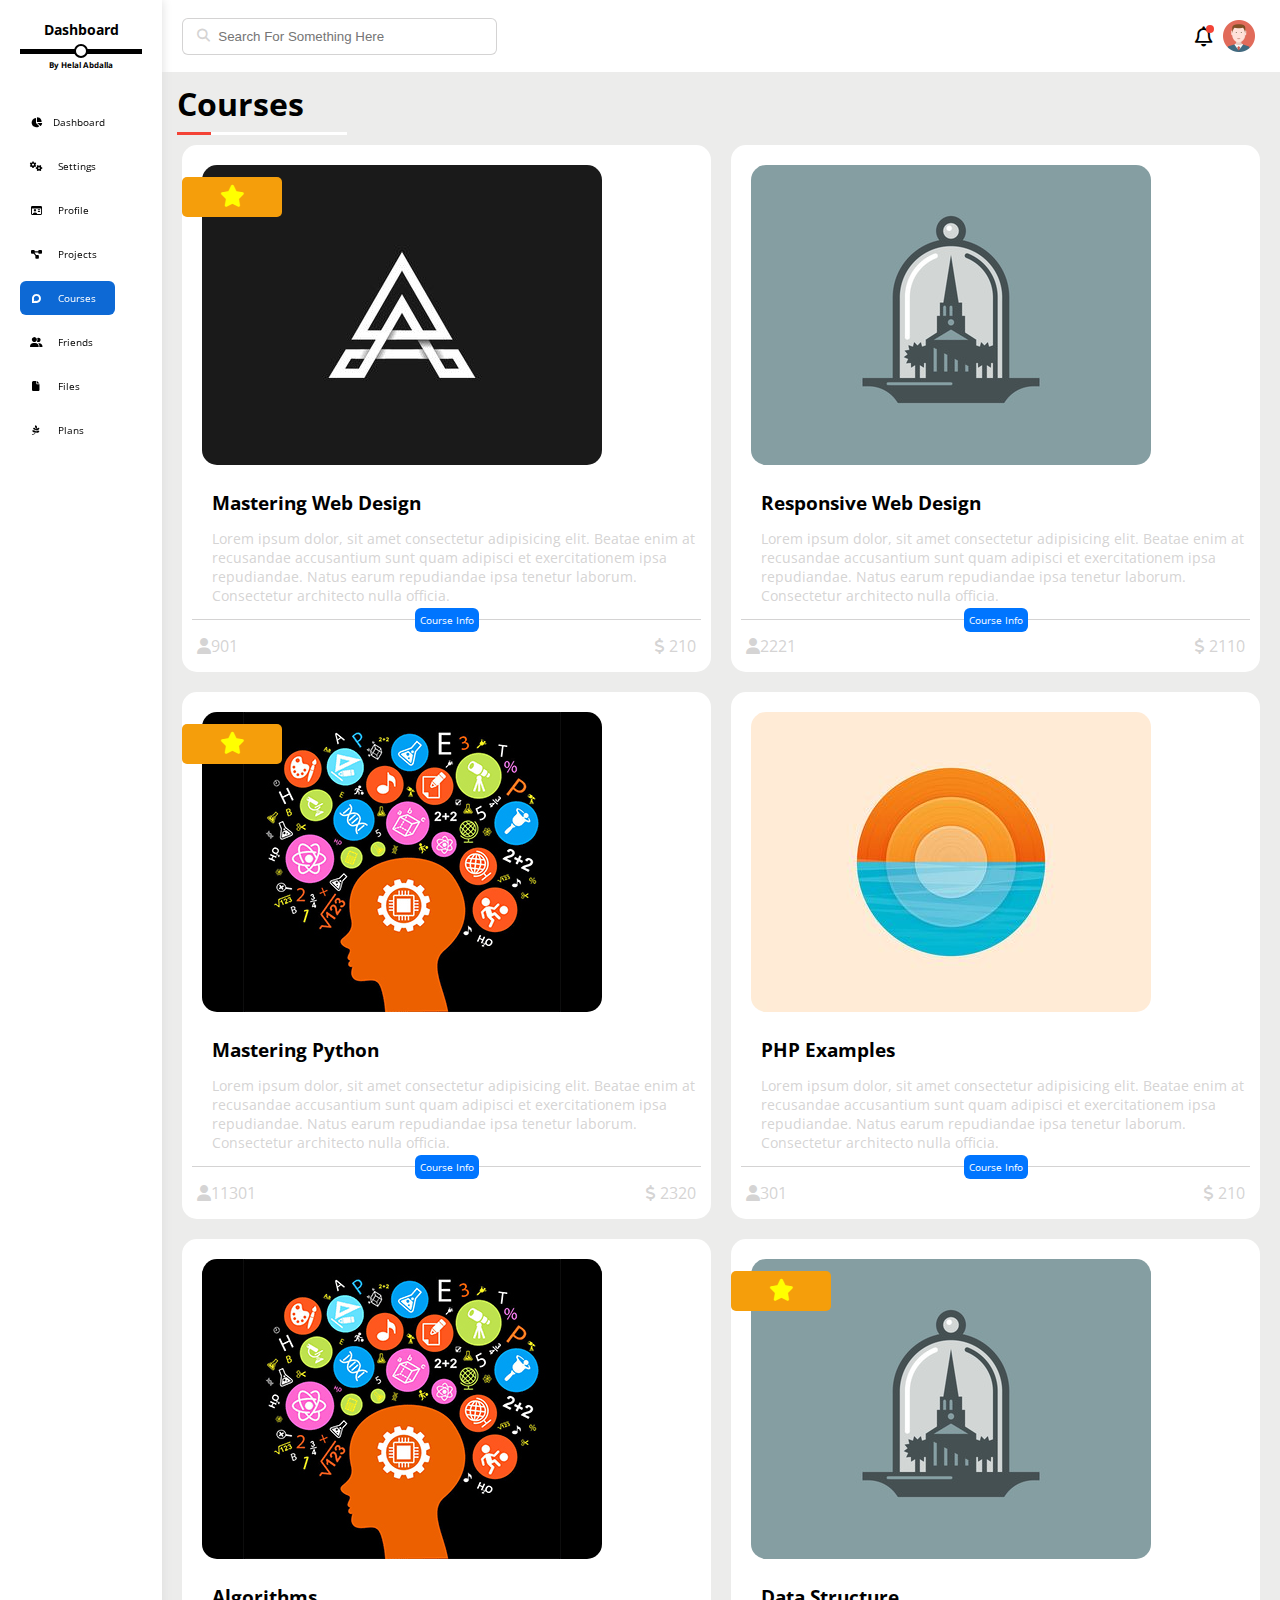
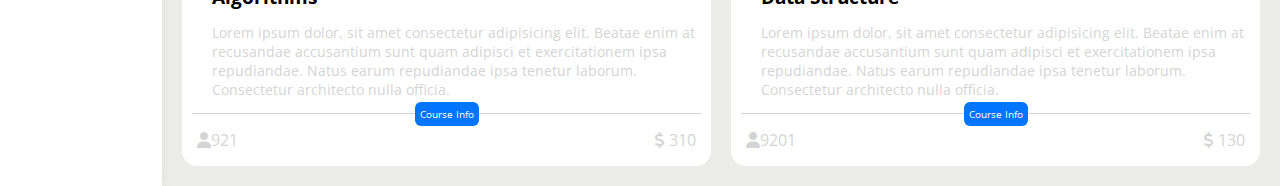
<file: courses.html>
<!DOCTYPE html>
<html lang="en">
<head>
    <meta charset="UTF-8">
    <meta http-equiv="X-UA-Compatible" content="IE=edge">
    <meta name="viewport" content="width=device-width, initial-scale=1.0">
    <link rel="stylesheet" href="css/framework.css">
    <link rel="stylesheet" href="css/master.css">
    <link rel="stylesheet" href="css/all.min.css">
    <link rel="preconnect" href="https://fonts.googleapis.com">
    <link rel="preconnect" href="https://fonts.gstatic.com" crossorigin>
    <link href="https://fonts.googleapis.com/css2?family=Open+Sans:wght@300;400;500;700;800&display=swap" rel="stylesheet">
    <title> Courses </title>
</head>
<body>
    <div class="page d-flex">
        <div class="sidebar bg-white c-black p-20 p-relative">
            <h3 class="p-relative txt-c mt-0 mb-20 fs-14"> Dashboard </h3>
            <h6 class="mt-0 txt-c fs-8"><a class="c-black" href="https://github.com/HelalAbood" target="_blank" title="Github" >By Helal Abdalla</a></h6>
            <ul class="p-fixed">
                <li title="Home ">
                    <a class="txt-c d-flex align-center fs-10 c-black p-10 mb-10 rad-6" href="index.html">
                        <i class="fa-solid fa-chart-pie fa-fw mr-10"></i>
                        <span>Dashboard</span>
                    </a>
                </li>
                <li title="Setting">
                    <a class="txt-c d-flex align-center fs-10 c-black p-10 mb-10 rad-6" href="setting.html">
                        <i class="fa-solid fa-gears fa-fw mr-15"></i>
                        <span>Settings</span>
                    </a>
                </li>
                <li title="Profile">
                    <a class="txt-c d-flex align-center fs-10 c-black p-10 mb-10 rad-6" href="profile.html">
                        <i class="fa-regular fa-id-card fa-fw mr-15"></i>
                        <span>Profile</span>
                    </a>
                </li>
                <li title="Projects">
                    <a class=" txt-c d-flex align-center fs-10 c-black p-10 mb-10 rad-6" href="projects.html">
                        <i class="fa-solid fa-diagram-project fa-fw mr-15"></i>
                        <span>Projects</span>
                    </a>
                </li>
                <li title="Courses">
                    <a class="active txt-c d-flex align-center fs-10 c-black p-10 mb-10 rad-6" href="courses.html">
                        <i class="fa-brands fa-discourse fa-fw mr-15"></i>
                        <span>Courses</span>
                    </a>
                </li>
                <li title="Friends">
                    <a class="txt-c d-flex align-center fs-10 c-black p-10 mb-10 rad-6" href="friends.html">
                        <i class="fa-solid fa-user-group fa-fw mr-15"></i>
                        <span>Friends</span>
                    </a>
                </li>
                <li title="Files">
                    <a class="txt-c d-flex align-center fs-10 c-black p-10 mb-10 rad-6" href="files.html">
                        <i class="fa-solid fa-file fa-fw mr-15"></i>
                        <span>Files</span>
                    </a>
                </li>
                <li title="Plans">
                    <a class="txt-c d-flex align-center fs-10 c-black p-10 mb-10 rad-6" href="plans.html">
                        <i class="fa-brands fa-pagelines fa-fw mr-15"></i>
                        <span>Plans</span>
                    </a>
                </li>
            </ul>
        </div>
        <div class="content w-full">
            <!-- Start Head -->
            <div class="head bg-white p-15 between-flex">
                <div class="search">
                    <span class="p-relative cur-pointer"><i class="fa-solid fa-magnifying-glass"></i></span>
                    <input class="p-10 rad-6" type="search" placeholder="Search For Something Here">
                </div>
                <div class="icons d-flex align-center">
                    <span class="noti p-relative p-10 cur-pointer">
                        <i class="fa-regular fa-bell fa-lg"></i>
                    </span>
                    <img class="mr-10" src="imgs/avatar.png" alt="avatarPic">
                </div>
            </div>
            <!-- End Head -->
            <h1 class="mainh p-relative">Courses</h1>
            <!-- Start profile Page -->
            <div class="courses-page holder m-20 d-grid gap-20">
                <div class="bg-white p-10 rad-15 p-relative d-flex flex-wrap">
                    <div class="p-10 p-relative star">
                        <img class="backimg w-full rad-15" src="imgs/course-01.jpg" alt="CoursePic">
                    </div>
                    <div class="info bor-bot mb-10">
                        <h3 class="mb-0 mt-10 ml-20">Mastering Web Design</h3>
                        <p class="c-grey fs-14 ml-20 d-block">Lorem ipsum dolor, sit amet consectetur adipisicing elit. Beatae enim at recusandae accusantium sunt quam adipisci et exercitationem ipsa repudiandae. Natus earum repudiandae ipsa tenetur laborum. Consectetur architecto nulla officia.</p>
                        <a class="back fs-10 p-5 c-black bg-blue c-white rad-6 cur-pointer txt-c" href="#" title="Info">Course Info</a>
                    </div>
                    <div class="between-flex p-5 w-full">
                        <span class="c-grey"><i class="fa-solid fa-user"></i><span>901</span> </span>
                        <span class="c-grey"><i class="fa-solid fa-dollar-sign"></i> <span>210</span> </span>
                    </div>
                </div>
                <div class="bg-white p-10 rad-15 p-relative d-flex flex-wrap">
                    <div class="p-10 p-relative">
                        <img class="backimg w-full rad-15" src="imgs/course-04.jpg" alt="CoursePic">
                    </div>
                    <div class="info bor-bot mb-10">
                        <h3 class="mb-0 mt-10 ml-20">Responsive Web Design</h3>
                        <p class="c-grey fs-14 ml-20 d-block">Lorem ipsum dolor, sit amet consectetur adipisicing elit. Beatae enim at recusandae accusantium sunt quam adipisci et exercitationem ipsa repudiandae. Natus earum repudiandae ipsa tenetur laborum. Consectetur architecto nulla officia.</p>
                        <a class="back fs-10 p-5 c-black bg-blue c-white rad-6 cur-pointer txt-c" href="#" title="Info">Course Info</a>
                    </div>
                    <div class="between-flex p-5 w-full">
                        <span class="c-grey"><i class="fa-solid fa-user"></i><span>2221</span> </span>
                        <span class="c-grey"><i class="fa-solid fa-dollar-sign"></i> <span>2110</span> </span>
                    </div>
                </div>
                <div class="bg-white p-10 rad-15 p-relative d-flex flex-wrap">
                    <div class="p-10 p-relative star">
                        <img class="backimg w-full rad-15" src="imgs/course-02.jpg" alt="CoursePic">
                    </div>
                    <div class="info bor-bot mb-10">
                        <h3 class="mb-0 mt-10 ml-20">Mastering Python</h3>
                        <p class="c-grey fs-14 ml-20 d-block">Lorem ipsum dolor, sit amet consectetur adipisicing elit. Beatae enim at recusandae accusantium sunt quam adipisci et exercitationem ipsa repudiandae. Natus earum repudiandae ipsa tenetur laborum. Consectetur architecto nulla officia.</p>
                        <a class="back fs-10 p-5 c-black bg-blue c-white rad-6 cur-pointer txt-c" href="#" title="Info">Course Info</a>
                    </div>
                    <div class="between-flex p-5 w-full">
                        <span class="c-grey"><i class="fa-solid fa-user"></i><span>11301</span> </span>
                        <span class="c-grey"><i class="fa-solid fa-dollar-sign"></i> <span>2320</span> </span>
                    </div>
                </div>
                <div class="bg-white p-10 rad-15 p-relative d-flex flex-wrap">
                    <div class="p-10 p-relative">
                        <img class="backimg w-full rad-15" src="imgs/course-03.jpg" alt="CoursePic">
                    </div>
                    <div class="info bor-bot mb-10">
                        <h3 class="mb-0 mt-10 ml-20">PHP Examples</h3>
                        <p class="c-grey fs-14 ml-20 d-block">Lorem ipsum dolor, sit amet consectetur adipisicing elit. Beatae enim at recusandae accusantium sunt quam adipisci et exercitationem ipsa repudiandae. Natus earum repudiandae ipsa tenetur laborum. Consectetur architecto nulla officia.</p>
                        <a class="back fs-10 p-5 c-black bg-blue c-white rad-6 cur-pointer txt-c" href="#" title="Info">Course Info</a>
                    </div>
                    <div class="between-flex p-5 w-full">
                        <span class="c-grey"><i class="fa-solid fa-user"></i><span>301</span> </span>
                        <span class="c-grey"><i class="fa-solid fa-dollar-sign"></i> <span>210</span> </span>
                    </div>
                </div>
                <div class="bg-white p-10 rad-15 p-relative d-flex flex-wrap">
                    <div class="p-10 p-relative">
                        <img class="backimg w-full rad-15" src="imgs/course-02.jpg" alt="CoursePic">
                    </div>
                    <div class="info bor-bot mb-10">
                        <h3 class="mb-0 mt-10 ml-20">Algorithms</h3>
                        <p class="c-grey fs-14 ml-20 d-block">Lorem ipsum dolor, sit amet consectetur adipisicing elit. Beatae enim at recusandae accusantium sunt quam adipisci et exercitationem ipsa repudiandae. Natus earum repudiandae ipsa tenetur laborum. Consectetur architecto nulla officia.</p>
                        <a class="back fs-10 p-5 c-black bg-blue c-white rad-6 cur-pointer txt-c" href="#" title="Info">Course Info</a>
                    </div>
                    <div class="between-flex p-5 w-full">
                        <span class="c-grey"><i class="fa-solid fa-user"></i><span>921</span> </span>
                        <span class="c-grey"><i class="fa-solid fa-dollar-sign"></i> <span>310</span> </span>
                    </div>
                </div>
                <div class="bg-white p-10 rad-15 p-relative d-flex flex-wrap">
                    <div class="p-10 p-relative star">
                        <img class="backimg w-full rad-15" src="imgs/course-04.jpg" alt="CoursePic">
                    </div>
                    <div class="info bor-bot mb-10">
                        <h3 class="mb-0 mt-10 ml-20">Data Structure</h3>
                        <p class="c-grey fs-14 ml-20 d-block">Lorem ipsum dolor, sit amet consectetur adipisicing elit. Beatae enim at recusandae accusantium sunt quam adipisci et exercitationem ipsa repudiandae. Natus earum repudiandae ipsa tenetur laborum. Consectetur architecto nulla officia.</p>
                        <a class="back fs-10 p-5 c-black bg-blue c-white rad-6 cur-pointer txt-c" href="#" title="Info">Course Info</a>
                    </div>
                    <div class="between-flex p-5 w-full">
                        <span class="c-grey"><i class="fa-solid fa-user"></i><span>9201</span> </span>
                        <span class="c-grey"><i class="fa-solid fa-dollar-sign"></i> <span>130</span> </span>
                    </div>
                </div>
            <!-- End profile Page -->
            </div>
    </div>
</body>
</html>
</file>
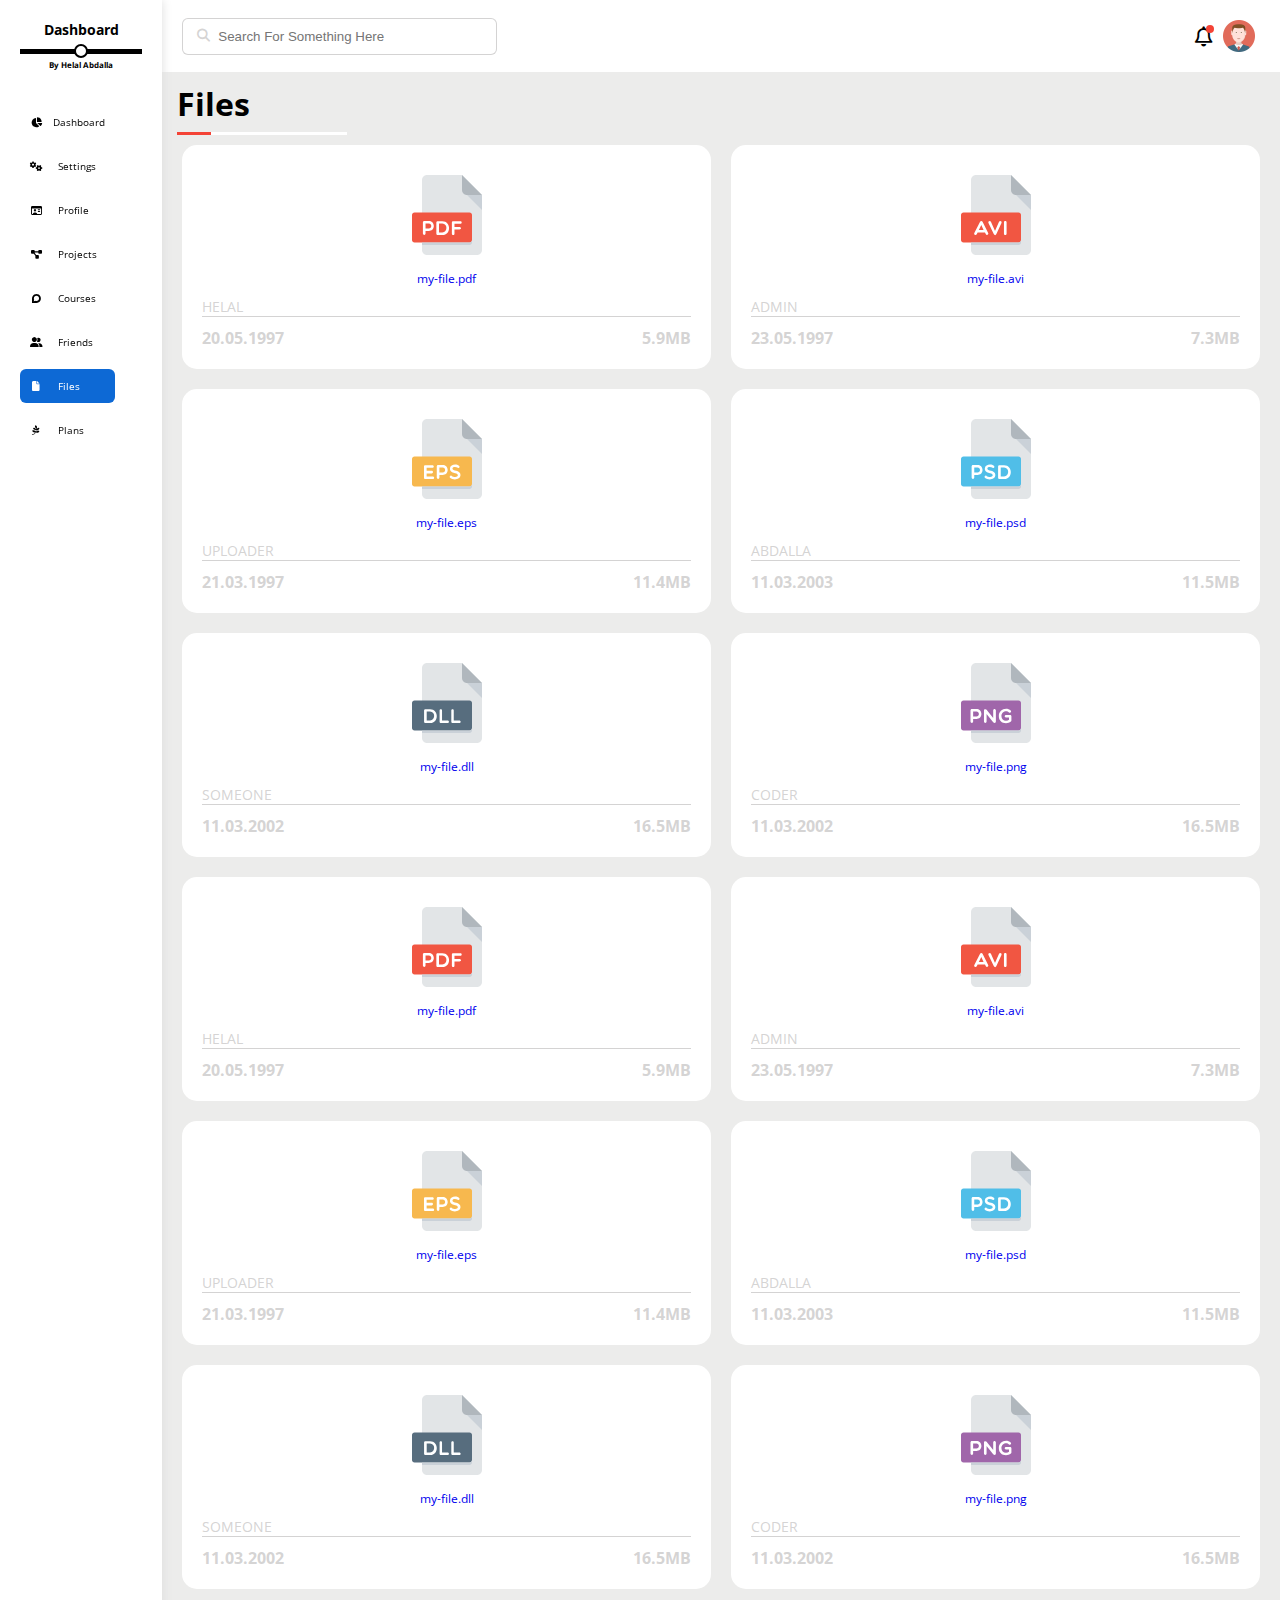
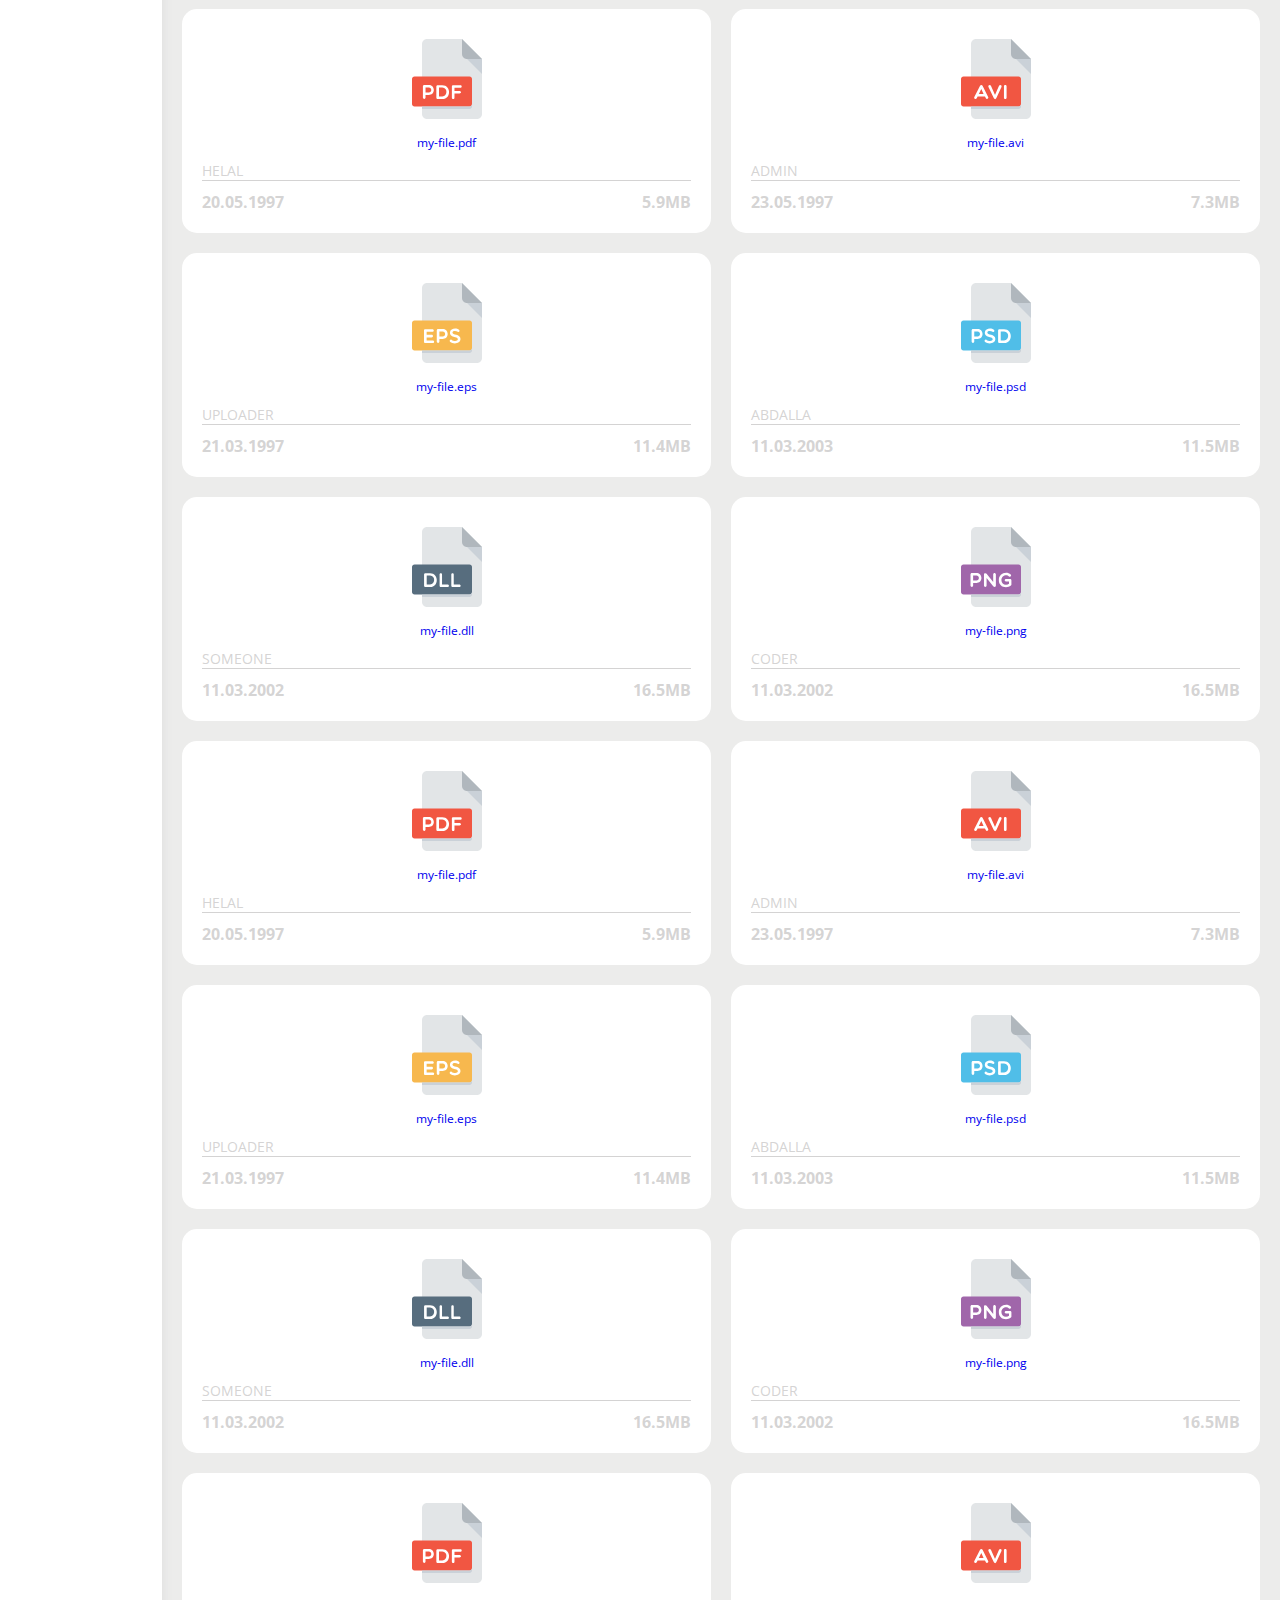
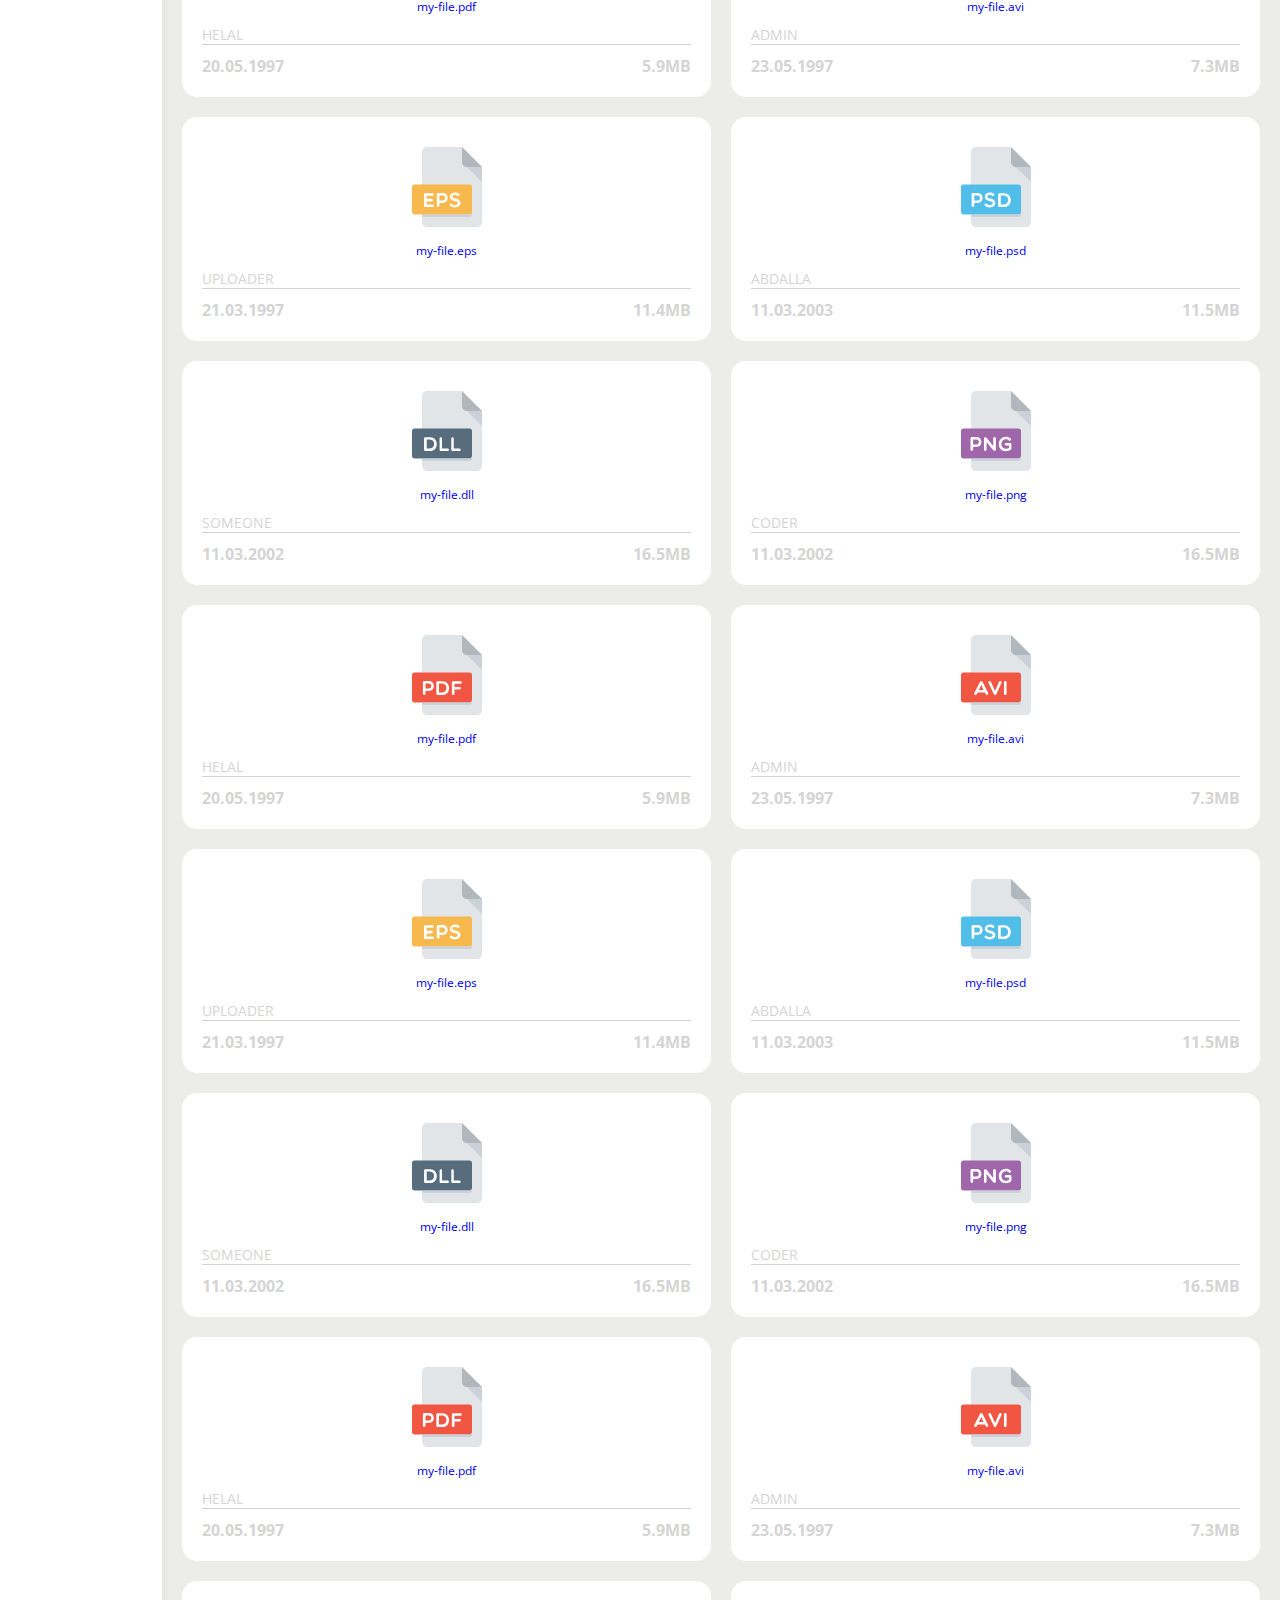
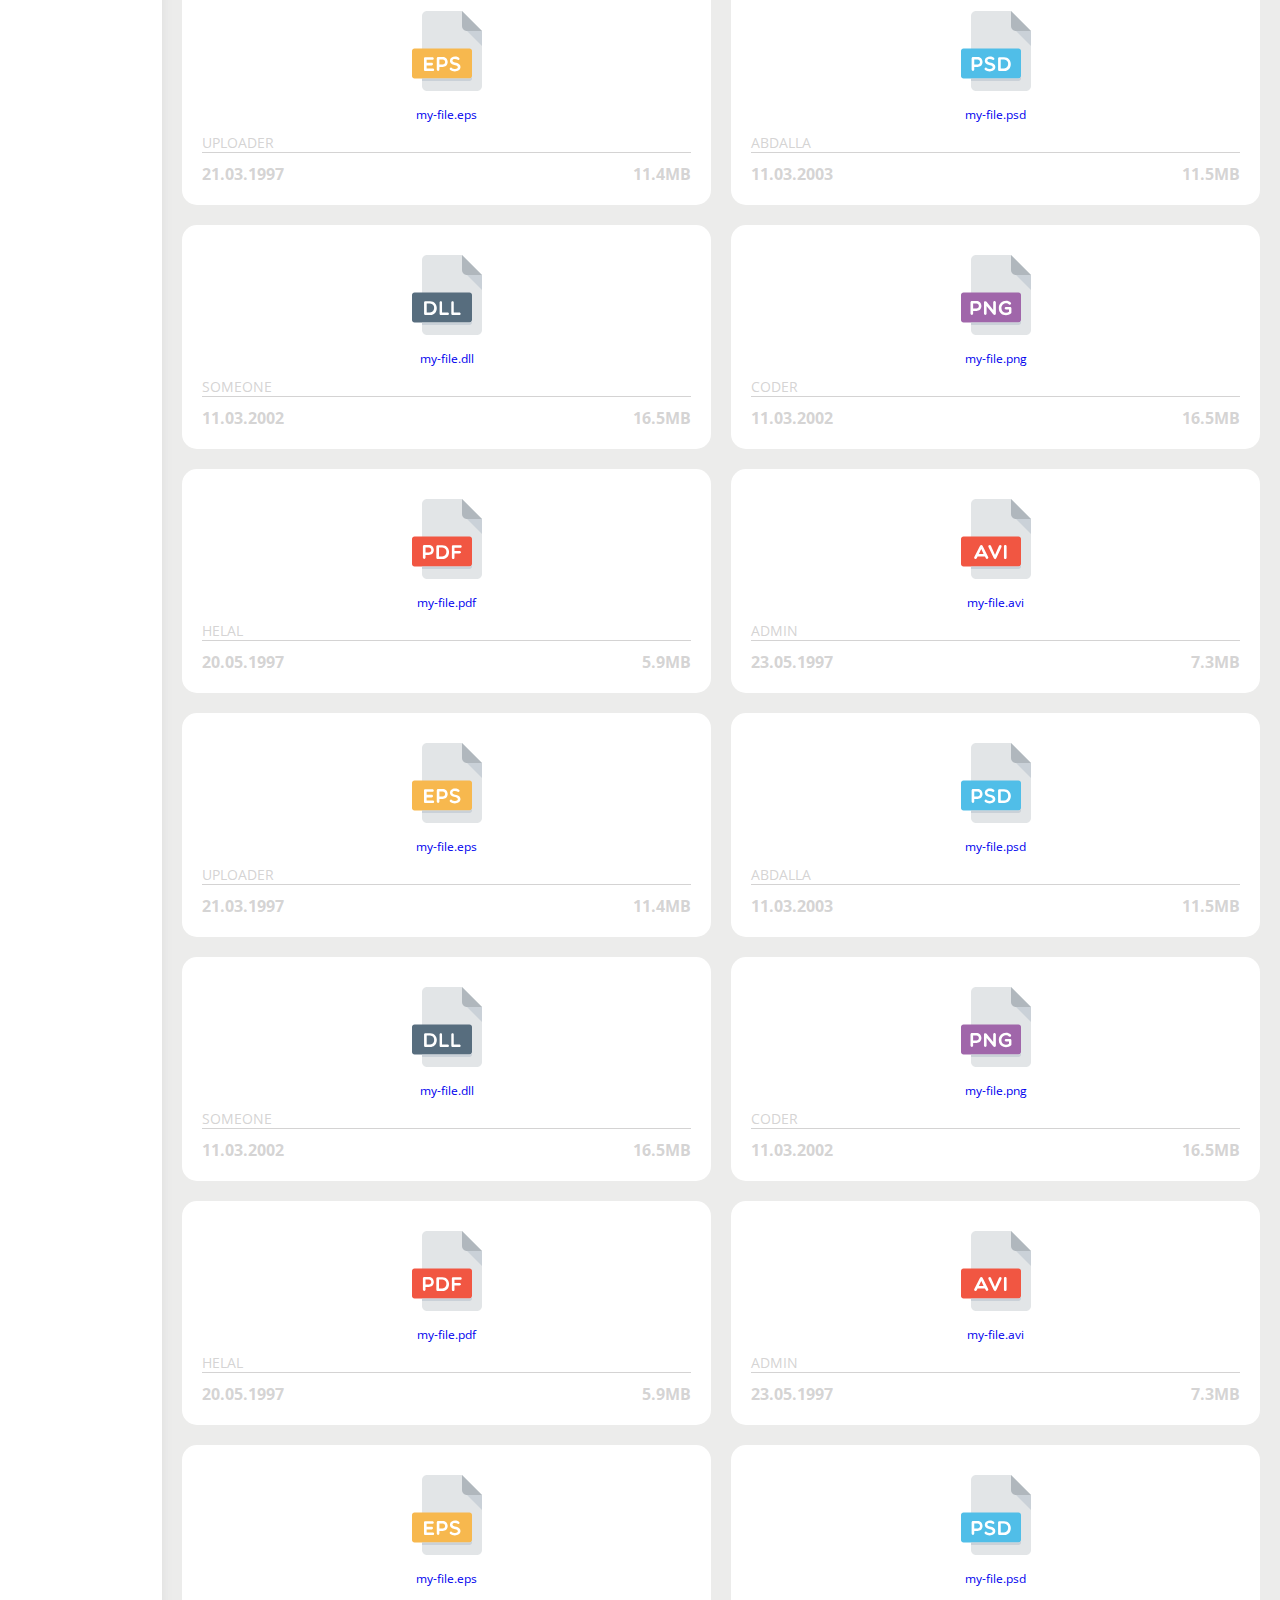
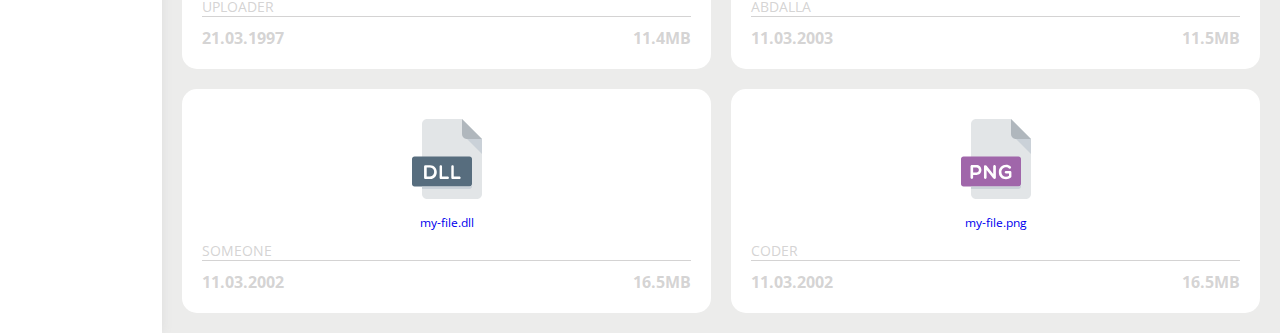
<file: files.html>
<!DOCTYPE html>
<html lang="en">
<head>
    <meta charset="UTF-8">
    <meta http-equiv="X-UA-Compatible" content="IE=edge">
    <meta name="viewport" content="width=device-width, initial-scale=1.0">
    <link rel="stylesheet" href="css/framework.css">
    <link rel="stylesheet" href="css/master.css">
    <link rel="stylesheet" href="css/all.min.css">
    <link rel="preconnect" href="https://fonts.googleapis.com">
    <link rel="preconnect" href="https://fonts.gstatic.com" crossorigin>
    <link href="https://fonts.googleapis.com/css2?family=Open+Sans:wght@300;400;500;700;800&display=swap" rel="stylesheet">
    <title> Files Page</title>
</head>
<body>
    <div class="page d-flex">
        <div class="sidebar bg-white c-black p-20 p-relative">
            <h3 class="p-relative txt-c mt-0 mb-20 fs-14"> Dashboard </h3>
            <h6 class="mt-0 txt-c fs-8"><a class="c-black" href="https://github.com/HelalAbood" target="_blank" title="Github" >By Helal Abdalla</a></h6>
            <ul class="p-fixed">
                <li title="Home ">
                    <a class="txt-c d-flex align-center fs-10 c-black p-10 mb-10 rad-6" href="index.html">
                        <i class="fa-solid fa-chart-pie fa-fw mr-10"></i>
                        <span>Dashboard</span>
                    </a>
                </li>
                <li title="Setting">
                    <a class="txt-c d-flex align-center fs-10 c-black p-10 mb-10 rad-6" href="setting.html">
                        <i class="fa-solid fa-gears fa-fw mr-15"></i>
                        <span>Settings</span>
                    </a>
                </li>
                <li title="Profile">
                    <a class="txt-c d-flex align-center fs-10 c-black p-10 mb-10 rad-6" href="profile.html">
                        <i class="fa-regular fa-id-card fa-fw mr-15"></i>
                        <span>Profile</span>
                    </a>
                </li>
                <li title="Projects">
                    <a class="txt-c d-flex align-center fs-10 c-black p-10 mb-10 rad-6" href="projects.html">
                        <i class="fa-solid fa-diagram-project fa-fw mr-15"></i>
                        <span>Projects</span>
                    </a>
                </li>
                <li title="Courses">
                    <a class="txt-c d-flex align-center fs-10 c-black p-10 mb-10 rad-6" href="courses.html">
                        <i class="fa-brands fa-discourse fa-fw mr-15"></i>
                        <span>Courses</span>
                    </a>
                </li>
                <li title="Friends">
                    <a class="txt-c d-flex align-center fs-10 c-black p-10 mb-10 rad-6" href="friends.html">
                        <i class="fa-solid fa-user-group fa-fw mr-15"></i>
                        <span>Friends</span>
                    </a>
                </li>
                <li title="Files">
                    <a class="active txt-c d-flex align-center fs-10 c-black p-10 mb-10 rad-6" href="files.html">
                        <i class="fa-solid fa-file fa-fw mr-15"></i>
                        <span>Files</span>
                    </a>
                </li>
                <li title="Plans">
                    <a class="txt-c d-flex align-center fs-10 c-black p-10 mb-10 rad-6" href="plans.html">
                        <i class="fa-brands fa-pagelines fa-fw mr-15"></i>
                        <span>Plans</span>
                    </a>
                </li>
            </ul>
        </div>
        <div class="content w-full">
            <!-- Start Head -->
            <div class="head bg-white p-15 between-flex">
                <div class="search">
                    <span class="p-relative cur-pointer"><i class="fa-solid fa-magnifying-glass"></i></span>
                    <input class="p-10 rad-6" type="search" placeholder="Search For Something Here">
                </div>
                <div class="icons d-flex align-center">
                    <span class="noti p-relative p-10 cur-pointer">
                        <i class="fa-regular fa-bell fa-lg"></i>
                    </span>
                    <img class="mr-10" src="imgs/avatar.png" alt="avatarPic">
                </div>
            </div>
            <!-- End Head -->
            <h1 class="mainh p-relative">Files</h1>
            <!-- Start files Page -->
            <div class="files-page holder m-20 d-grid gap-20">
                <div class="bg-white rad-15 p-20">
                    <div class="main-info txt-c p-relative p-10">
                        <img  src="imgs/pdf.svg" alt="pdfPIC" style="width: 80px;">
                        <a class="cur-pointer mt-10 fs-12 d-block" href="index.html" title="Download">my-file.pdf</a>
                    </div>
                    <span class="d-block w-full c-grey bor-bot tt-upper fs-14 mb-10">Helal</span>
                    <div class="between-flex c-grey fw-bold">
                        <span>20.05.1997</span>
                        <span>5.9MB</span>
                    </div>
                </div>
                <div class="bg-white rad-15 p-20">
                    <div class="main-info txt-c p-relative p-10">
                        <img  src="imgs/avi.svg" alt="pdfPIC" style="width: 80px;">
                        <a class="cur-pointer mt-10 fs-12 d-block" href="index.html" title="Download">my-file.avi</a>
                    </div>
                    <span class="d-block w-full c-grey bor-bot tt-upper fs-14 mb-10">Admin</span>
                    <div class="between-flex c-grey fw-bold">
                        <span>23.05.1997</span>
                        <span>7.3MB</span>
                    </div>
                </div>
                <div class="bg-white rad-15 p-20">
                    <div class="main-info txt-c p-relative p-10">
                        <img  src="imgs/eps.svg" alt="pdfPIC" style="width: 80px;">
                        <a class="cur-pointer mt-10 fs-12 d-block" href="index.html" title="Download">my-file.eps</a>
                    </div>
                    <span class="d-block w-full c-grey bor-bot tt-upper fs-14 mb-10">Uploader</span>
                    <div class="between-flex c-grey fw-bold">
                        <span>21.03.1997</span>
                        <span>11.4MB</span>
                    </div>
                </div>
                <div class="bg-white rad-15 p-20">
                    <div class="main-info txt-c p-relative p-10">
                        <img  src="imgs/psd.svg" alt="pdfPIC" style="width: 80px;">
                        <a class="cur-pointer mt-10 fs-12 d-block" href="index.html" title="Download">my-file.psd</a>
                    </div>
                    <span class="d-block w-full c-grey bor-bot tt-upper fs-14 mb-10">Abdalla</span>
                    <div class="between-flex c-grey fw-bold">
                        <span>11.03.2003</span>
                        <span>11.5MB</span>
                    </div>
                </div>
                <div class="bg-white rad-15 p-20">
                    <div class="main-info txt-c p-relative p-10">
                        <img  src="imgs/dll.svg" alt="pdfPIC" style="width: 80px;">
                        <a class="cur-pointer mt-10 fs-12 d-block" href="index.html" title="Download">my-file.dll</a>
                    </div>
                    <span class="d-block w-full c-grey bor-bot tt-upper fs-14 mb-10">Someone</span>
                    <div class="between-flex c-grey fw-bold">
                        <span>11.03.2002</span>
                        <span>16.5MB</span>
                    </div>
                </div>
                <div class="bg-white rad-15 p-20">
                    <div class="main-info txt-c p-relative p-10">
                        <img  src="imgs/png.svg" alt="pdfPIC" style="width: 80px;">
                        <a class="cur-pointer mt-10 fs-12 d-block" href="index.html" title="Download">my-file.png</a>
                    </div>
                    <span class="d-block w-full c-grey bor-bot tt-upper fs-14 mb-10">Coder</span>
                    <div class="between-flex c-grey fw-bold">
                        <span>11.03.2002</span>
                        <span>16.5MB</span>
                    </div>
                </div>
                <div class="bg-white rad-15 p-20">
                    <div class="main-info txt-c p-relative p-10">
                        <img  src="imgs/pdf.svg" alt="pdfPIC" style="width: 80px;">
                        <a class="cur-pointer mt-10 fs-12 d-block" href="index.html" title="Download">my-file.pdf</a>
                    </div>
                    <span class="d-block w-full c-grey bor-bot tt-upper fs-14 mb-10">Helal</span>
                    <div class="between-flex c-grey fw-bold">
                        <span>20.05.1997</span>
                        <span>5.9MB</span>
                    </div>
                </div>
                <div class="bg-white rad-15 p-20">
                    <div class="main-info txt-c p-relative p-10">
                        <img  src="imgs/avi.svg" alt="pdfPIC" style="width: 80px;">
                        <a class="cur-pointer mt-10 fs-12 d-block" href="index.html" title="Download">my-file.avi</a>
                    </div>
                    <span class="d-block w-full c-grey bor-bot tt-upper fs-14 mb-10">Admin</span>
                    <div class="between-flex c-grey fw-bold">
                        <span>23.05.1997</span>
                        <span>7.3MB</span>
                    </div>
                </div>
                <div class="bg-white rad-15 p-20">
                    <div class="main-info txt-c p-relative p-10">
                        <img  src="imgs/eps.svg" alt="pdfPIC" style="width: 80px;">
                        <a class="cur-pointer mt-10 fs-12 d-block" href="index.html" title="Download">my-file.eps</a>
                    </div>
                    <span class="d-block w-full c-grey bor-bot tt-upper fs-14 mb-10">Uploader</span>
                    <div class="between-flex c-grey fw-bold">
                        <span>21.03.1997</span>
                        <span>11.4MB</span>
                    </div>
                </div>
                <div class="bg-white rad-15 p-20">
                    <div class="main-info txt-c p-relative p-10">
                        <img  src="imgs/psd.svg" alt="pdfPIC" style="width: 80px;">
                        <a class="cur-pointer mt-10 fs-12 d-block" href="index.html" title="Download">my-file.psd</a>
                    </div>
                    <span class="d-block w-full c-grey bor-bot tt-upper fs-14 mb-10">Abdalla</span>
                    <div class="between-flex c-grey fw-bold">
                        <span>11.03.2003</span>
                        <span>11.5MB</span>
                    </div>
                </div>
                <div class="bg-white rad-15 p-20">
                    <div class="main-info txt-c p-relative p-10">
                        <img  src="imgs/dll.svg" alt="pdfPIC" style="width: 80px;">
                        <a class="cur-pointer mt-10 fs-12 d-block" href="index.html" title="Download">my-file.dll</a>
                    </div>
                    <span class="d-block w-full c-grey bor-bot tt-upper fs-14 mb-10">Someone</span>
                    <div class="between-flex c-grey fw-bold">
                        <span>11.03.2002</span>
                        <span>16.5MB</span>
                    </div>
                </div>
                <div class="bg-white rad-15 p-20">
                    <div class="main-info txt-c p-relative p-10">
                        <img  src="imgs/png.svg" alt="pdfPIC" style="width: 80px;">
                        <a class="cur-pointer mt-10 fs-12 d-block" href="index.html" title="Download">my-file.png</a>
                    </div>
                    <span class="d-block w-full c-grey bor-bot tt-upper fs-14 mb-10">Coder</span>
                    <div class="between-flex c-grey fw-bold">
                        <span>11.03.2002</span>
                        <span>16.5MB</span>
                    </div>
                </div>
                <div class="bg-white rad-15 p-20">
                    <div class="main-info txt-c p-relative p-10">
                        <img  src="imgs/pdf.svg" alt="pdfPIC" style="width: 80px;">
                        <a class="cur-pointer mt-10 fs-12 d-block" href="index.html" title="Download">my-file.pdf</a>
                    </div>
                    <span class="d-block w-full c-grey bor-bot tt-upper fs-14 mb-10">Helal</span>
                    <div class="between-flex c-grey fw-bold">
                        <span>20.05.1997</span>
                        <span>5.9MB</span>
                    </div>
                </div>
                <div class="bg-white rad-15 p-20">
                    <div class="main-info txt-c p-relative p-10">
                        <img  src="imgs/avi.svg" alt="pdfPIC" style="width: 80px;">
                        <a class="cur-pointer mt-10 fs-12 d-block" href="index.html" title="Download">my-file.avi</a>
                    </div>
                    <span class="d-block w-full c-grey bor-bot tt-upper fs-14 mb-10">Admin</span>
                    <div class="between-flex c-grey fw-bold">
                        <span>23.05.1997</span>
                        <span>7.3MB</span>
                    </div>
                </div>
                <div class="bg-white rad-15 p-20">
                    <div class="main-info txt-c p-relative p-10">
                        <img  src="imgs/eps.svg" alt="pdfPIC" style="width: 80px;">
                        <a class="cur-pointer mt-10 fs-12 d-block" href="index.html" title="Download">my-file.eps</a>
                    </div>
                    <span class="d-block w-full c-grey bor-bot tt-upper fs-14 mb-10">Uploader</span>
                    <div class="between-flex c-grey fw-bold">
                        <span>21.03.1997</span>
                        <span>11.4MB</span>
                    </div>
                </div>
                <div class="bg-white rad-15 p-20">
                    <div class="main-info txt-c p-relative p-10">
                        <img  src="imgs/psd.svg" alt="pdfPIC" style="width: 80px;">
                        <a class="cur-pointer mt-10 fs-12 d-block" href="index.html" title="Download">my-file.psd</a>
                    </div>
                    <span class="d-block w-full c-grey bor-bot tt-upper fs-14 mb-10">Abdalla</span>
                    <div class="between-flex c-grey fw-bold">
                        <span>11.03.2003</span>
                        <span>11.5MB</span>
                    </div>
                </div>
                <div class="bg-white rad-15 p-20">
                    <div class="main-info txt-c p-relative p-10">
                        <img  src="imgs/dll.svg" alt="pdfPIC" style="width: 80px;">
                        <a class="cur-pointer mt-10 fs-12 d-block" href="index.html" title="Download">my-file.dll</a>
                    </div>
                    <span class="d-block w-full c-grey bor-bot tt-upper fs-14 mb-10">Someone</span>
                    <div class="between-flex c-grey fw-bold">
                        <span>11.03.2002</span>
                        <span>16.5MB</span>
                    </div>
                </div>
                <div class="bg-white rad-15 p-20">
                    <div class="main-info txt-c p-relative p-10">
                        <img  src="imgs/png.svg" alt="pdfPIC" style="width: 80px;">
                        <a class="cur-pointer mt-10 fs-12 d-block" href="index.html" title="Download">my-file.png</a>
                    </div>
                    <span class="d-block w-full c-grey bor-bot tt-upper fs-14 mb-10">Coder</span>
                    <div class="between-flex c-grey fw-bold">
                        <span>11.03.2002</span>
                        <span>16.5MB</span>
                    </div>
                </div>
                <div class="bg-white rad-15 p-20">
                    <div class="main-info txt-c p-relative p-10">
                        <img  src="imgs/pdf.svg" alt="pdfPIC" style="width: 80px;">
                        <a class="cur-pointer mt-10 fs-12 d-block" href="index.html" title="Download">my-file.pdf</a>
                    </div>
                    <span class="d-block w-full c-grey bor-bot tt-upper fs-14 mb-10">Helal</span>
                    <div class="between-flex c-grey fw-bold">
                        <span>20.05.1997</span>
                        <span>5.9MB</span>
                    </div>
                </div>
                <div class="bg-white rad-15 p-20">
                    <div class="main-info txt-c p-relative p-10">
                        <img  src="imgs/avi.svg" alt="pdfPIC" style="width: 80px;">
                        <a class="cur-pointer mt-10 fs-12 d-block" href="index.html" title="Download">my-file.avi</a>
                    </div>
                    <span class="d-block w-full c-grey bor-bot tt-upper fs-14 mb-10">Admin</span>
                    <div class="between-flex c-grey fw-bold">
                        <span>23.05.1997</span>
                        <span>7.3MB</span>
                    </div>
                </div>
                <div class="bg-white rad-15 p-20">
                    <div class="main-info txt-c p-relative p-10">
                        <img  src="imgs/eps.svg" alt="pdfPIC" style="width: 80px;">
                        <a class="cur-pointer mt-10 fs-12 d-block" href="index.html" title="Download">my-file.eps</a>
                    </div>
                    <span class="d-block w-full c-grey bor-bot tt-upper fs-14 mb-10">Uploader</span>
                    <div class="between-flex c-grey fw-bold">
                        <span>21.03.1997</span>
                        <span>11.4MB</span>
                    </div>
                </div>
                <div class="bg-white rad-15 p-20">
                    <div class="main-info txt-c p-relative p-10">
                        <img  src="imgs/psd.svg" alt="pdfPIC" style="width: 80px;">
                        <a class="cur-pointer mt-10 fs-12 d-block" href="index.html" title="Download">my-file.psd</a>
                    </div>
                    <span class="d-block w-full c-grey bor-bot tt-upper fs-14 mb-10">Abdalla</span>
                    <div class="between-flex c-grey fw-bold">
                        <span>11.03.2003</span>
                        <span>11.5MB</span>
                    </div>
                </div>
                <div class="bg-white rad-15 p-20">
                    <div class="main-info txt-c p-relative p-10">
                        <img  src="imgs/dll.svg" alt="pdfPIC" style="width: 80px;">
                        <a class="cur-pointer mt-10 fs-12 d-block" href="index.html" title="Download">my-file.dll</a>
                    </div>
                    <span class="d-block w-full c-grey bor-bot tt-upper fs-14 mb-10">Someone</span>
                    <div class="between-flex c-grey fw-bold">
                        <span>11.03.2002</span>
                        <span>16.5MB</span>
                    </div>
                </div>
                <div class="bg-white rad-15 p-20">
                    <div class="main-info txt-c p-relative p-10">
                        <img  src="imgs/png.svg" alt="pdfPIC" style="width: 80px;">
                        <a class="cur-pointer mt-10 fs-12 d-block" href="index.html" title="Download">my-file.png</a>
                    </div>
                    <span class="d-block w-full c-grey bor-bot tt-upper fs-14 mb-10">Coder</span>
                    <div class="between-flex c-grey fw-bold">
                        <span>11.03.2002</span>
                        <span>16.5MB</span>
                    </div>
                </div>
                <div class="bg-white rad-15 p-20">
                    <div class="main-info txt-c p-relative p-10">
                        <img  src="imgs/pdf.svg" alt="pdfPIC" style="width: 80px;">
                        <a class="cur-pointer mt-10 fs-12 d-block" href="index.html" title="Download">my-file.pdf</a>
                    </div>
                    <span class="d-block w-full c-grey bor-bot tt-upper fs-14 mb-10">Helal</span>
                    <div class="between-flex c-grey fw-bold">
                        <span>20.05.1997</span>
                        <span>5.9MB</span>
                    </div>
                </div>
                <div class="bg-white rad-15 p-20">
                    <div class="main-info txt-c p-relative p-10">
                        <img  src="imgs/avi.svg" alt="pdfPIC" style="width: 80px;">
                        <a class="cur-pointer mt-10 fs-12 d-block" href="index.html" title="Download">my-file.avi</a>
                    </div>
                    <span class="d-block w-full c-grey bor-bot tt-upper fs-14 mb-10">Admin</span>
                    <div class="between-flex c-grey fw-bold">
                        <span>23.05.1997</span>
                        <span>7.3MB</span>
                    </div>
                </div>
                <div class="bg-white rad-15 p-20">
                    <div class="main-info txt-c p-relative p-10">
                        <img  src="imgs/eps.svg" alt="pdfPIC" style="width: 80px;">
                        <a class="cur-pointer mt-10 fs-12 d-block" href="index.html" title="Download">my-file.eps</a>
                    </div>
                    <span class="d-block w-full c-grey bor-bot tt-upper fs-14 mb-10">Uploader</span>
                    <div class="between-flex c-grey fw-bold">
                        <span>21.03.1997</span>
                        <span>11.4MB</span>
                    </div>
                </div>
                <div class="bg-white rad-15 p-20">
                    <div class="main-info txt-c p-relative p-10">
                        <img  src="imgs/psd.svg" alt="pdfPIC" style="width: 80px;">
                        <a class="cur-pointer mt-10 fs-12 d-block" href="index.html" title="Download">my-file.psd</a>
                    </div>
                    <span class="d-block w-full c-grey bor-bot tt-upper fs-14 mb-10">Abdalla</span>
                    <div class="between-flex c-grey fw-bold">
                        <span>11.03.2003</span>
                        <span>11.5MB</span>
                    </div>
                </div>
                <div class="bg-white rad-15 p-20">
                    <div class="main-info txt-c p-relative p-10">
                        <img  src="imgs/dll.svg" alt="pdfPIC" style="width: 80px;">
                        <a class="cur-pointer mt-10 fs-12 d-block" href="index.html" title="Download">my-file.dll</a>
                    </div>
                    <span class="d-block w-full c-grey bor-bot tt-upper fs-14 mb-10">Someone</span>
                    <div class="between-flex c-grey fw-bold">
                        <span>11.03.2002</span>
                        <span>16.5MB</span>
                    </div>
                </div>
                <div class="bg-white rad-15 p-20">
                    <div class="main-info txt-c p-relative p-10">
                        <img  src="imgs/png.svg" alt="pdfPIC" style="width: 80px;">
                        <a class="cur-pointer mt-10 fs-12 d-block" href="index.html" title="Download">my-file.png</a>
                    </div>
                    <span class="d-block w-full c-grey bor-bot tt-upper fs-14 mb-10">Coder</span>
                    <div class="between-flex c-grey fw-bold">
                        <span>11.03.2002</span>
                        <span>16.5MB</span>
                    </div>
                </div>
                <div class="bg-white rad-15 p-20">
                    <div class="main-info txt-c p-relative p-10">
                        <img  src="imgs/pdf.svg" alt="pdfPIC" style="width: 80px;">
                        <a class="cur-pointer mt-10 fs-12 d-block" href="index.html" title="Download">my-file.pdf</a>
                    </div>
                    <span class="d-block w-full c-grey bor-bot tt-upper fs-14 mb-10">Helal</span>
                    <div class="between-flex c-grey fw-bold">
                        <span>20.05.1997</span>
                        <span>5.9MB</span>
                    </div>
                </div>
                <div class="bg-white rad-15 p-20">
                    <div class="main-info txt-c p-relative p-10">
                        <img  src="imgs/avi.svg" alt="pdfPIC" style="width: 80px;">
                        <a class="cur-pointer mt-10 fs-12 d-block" href="index.html" title="Download">my-file.avi</a>
                    </div>
                    <span class="d-block w-full c-grey bor-bot tt-upper fs-14 mb-10">Admin</span>
                    <div class="between-flex c-grey fw-bold">
                        <span>23.05.1997</span>
                        <span>7.3MB</span>
                    </div>
                </div>
                <div class="bg-white rad-15 p-20">
                    <div class="main-info txt-c p-relative p-10">
                        <img  src="imgs/eps.svg" alt="pdfPIC" style="width: 80px;">
                        <a class="cur-pointer mt-10 fs-12 d-block" href="index.html" title="Download">my-file.eps</a>
                    </div>
                    <span class="d-block w-full c-grey bor-bot tt-upper fs-14 mb-10">Uploader</span>
                    <div class="between-flex c-grey fw-bold">
                        <span>21.03.1997</span>
                        <span>11.4MB</span>
                    </div>
                </div>
                <div class="bg-white rad-15 p-20">
                    <div class="main-info txt-c p-relative p-10">
                        <img  src="imgs/psd.svg" alt="pdfPIC" style="width: 80px;">
                        <a class="cur-pointer mt-10 fs-12 d-block" href="index.html" title="Download">my-file.psd</a>
                    </div>
                    <span class="d-block w-full c-grey bor-bot tt-upper fs-14 mb-10">Abdalla</span>
                    <div class="between-flex c-grey fw-bold">
                        <span>11.03.2003</span>
                        <span>11.5MB</span>
                    </div>
                </div>
                <div class="bg-white rad-15 p-20">
                    <div class="main-info txt-c p-relative p-10">
                        <img  src="imgs/dll.svg" alt="pdfPIC" style="width: 80px;">
                        <a class="cur-pointer mt-10 fs-12 d-block" href="index.html" title="Download">my-file.dll</a>
                    </div>
                    <span class="d-block w-full c-grey bor-bot tt-upper fs-14 mb-10">Someone</span>
                    <div class="between-flex c-grey fw-bold">
                        <span>11.03.2002</span>
                        <span>16.5MB</span>
                    </div>
                </div>
                <div class="bg-white rad-15 p-20">
                    <div class="main-info txt-c p-relative p-10">
                        <img  src="imgs/png.svg" alt="pdfPIC" style="width: 80px;">
                        <a class="cur-pointer mt-10 fs-12 d-block" href="index.html" title="Download">my-file.png</a>
                    </div>
                    <span class="d-block w-full c-grey bor-bot tt-upper fs-14 mb-10">Coder</span>
                    <div class="between-flex c-grey fw-bold">
                        <span>11.03.2002</span>
                        <span>16.5MB</span>
                    </div>
                </div>
                <div class="bg-white rad-15 p-20">
                    <div class="main-info txt-c p-relative p-10">
                        <img  src="imgs/pdf.svg" alt="pdfPIC" style="width: 80px;">
                        <a class="cur-pointer mt-10 fs-12 d-block" href="index.html" title="Download">my-file.pdf</a>
                    </div>
                    <span class="d-block w-full c-grey bor-bot tt-upper fs-14 mb-10">Helal</span>
                    <div class="between-flex c-grey fw-bold">
                        <span>20.05.1997</span>
                        <span>5.9MB</span>
                    </div>
                </div>
                <div class="bg-white rad-15 p-20">
                    <div class="main-info txt-c p-relative p-10">
                        <img  src="imgs/avi.svg" alt="pdfPIC" style="width: 80px;">
                        <a class="cur-pointer mt-10 fs-12 d-block" href="index.html" title="Download">my-file.avi</a>
                    </div>
                    <span class="d-block w-full c-grey bor-bot tt-upper fs-14 mb-10">Admin</span>
                    <div class="between-flex c-grey fw-bold">
                        <span>23.05.1997</span>
                        <span>7.3MB</span>
                    </div>
                </div>
                <div class="bg-white rad-15 p-20">
                    <div class="main-info txt-c p-relative p-10">
                        <img  src="imgs/eps.svg" alt="pdfPIC" style="width: 80px;">
                        <a class="cur-pointer mt-10 fs-12 d-block" href="index.html" title="Download">my-file.eps</a>
                    </div>
                    <span class="d-block w-full c-grey bor-bot tt-upper fs-14 mb-10">Uploader</span>
                    <div class="between-flex c-grey fw-bold">
                        <span>21.03.1997</span>
                        <span>11.4MB</span>
                    </div>
                </div>
                <div class="bg-white rad-15 p-20">
                    <div class="main-info txt-c p-relative p-10">
                        <img  src="imgs/psd.svg" alt="pdfPIC" style="width: 80px;">
                        <a class="cur-pointer mt-10 fs-12 d-block" href="index.html" title="Download">my-file.psd</a>
                    </div>
                    <span class="d-block w-full c-grey bor-bot tt-upper fs-14 mb-10">Abdalla</span>
                    <div class="between-flex c-grey fw-bold">
                        <span>11.03.2003</span>
                        <span>11.5MB</span>
                    </div>
                </div>
                <div class="bg-white rad-15 p-20">
                    <div class="main-info txt-c p-relative p-10">
                        <img  src="imgs/dll.svg" alt="pdfPIC" style="width: 80px;">
                        <a class="cur-pointer mt-10 fs-12 d-block" href="index.html" title="Download">my-file.dll</a>
                    </div>
                    <span class="d-block w-full c-grey bor-bot tt-upper fs-14 mb-10">Someone</span>
                    <div class="between-flex c-grey fw-bold">
                        <span>11.03.2002</span>
                        <span>16.5MB</span>
                    </div>
                </div>
                <div class="bg-white rad-15 p-20">
                    <div class="main-info txt-c p-relative p-10">
                        <img  src="imgs/png.svg" alt="pdfPIC" style="width: 80px;">
                        <a class="cur-pointer mt-10 fs-12 d-block" href="index.html" title="Download">my-file.png</a>
                    </div>
                    <span class="d-block w-full c-grey bor-bot tt-upper fs-14 mb-10">Coder</span>
                    <div class="between-flex c-grey fw-bold">
                        <span>11.03.2002</span>
                        <span>16.5MB</span>
                    </div>
                </div>
                <div class="bg-white rad-15 p-20">
                    <div class="main-info txt-c p-relative p-10">
                        <img  src="imgs/pdf.svg" alt="pdfPIC" style="width: 80px;">
                        <a class="cur-pointer mt-10 fs-12 d-block" href="index.html" title="Download">my-file.pdf</a>
                    </div>
                    <span class="d-block w-full c-grey bor-bot tt-upper fs-14 mb-10">Helal</span>
                    <div class="between-flex c-grey fw-bold">
                        <span>20.05.1997</span>
                        <span>5.9MB</span>
                    </div>
                </div>
                <div class="bg-white rad-15 p-20">
                    <div class="main-info txt-c p-relative p-10">
                        <img  src="imgs/avi.svg" alt="pdfPIC" style="width: 80px;">
                        <a class="cur-pointer mt-10 fs-12 d-block" href="index.html" title="Download">my-file.avi</a>
                    </div>
                    <span class="d-block w-full c-grey bor-bot tt-upper fs-14 mb-10">Admin</span>
                    <div class="between-flex c-grey fw-bold">
                        <span>23.05.1997</span>
                        <span>7.3MB</span>
                    </div>
                </div>
                <div class="bg-white rad-15 p-20">
                    <div class="main-info txt-c p-relative p-10">
                        <img  src="imgs/eps.svg" alt="pdfPIC" style="width: 80px;">
                        <a class="cur-pointer mt-10 fs-12 d-block" href="index.html" title="Download">my-file.eps</a>
                    </div>
                    <span class="d-block w-full c-grey bor-bot tt-upper fs-14 mb-10">Uploader</span>
                    <div class="between-flex c-grey fw-bold">
                        <span>21.03.1997</span>
                        <span>11.4MB</span>
                    </div>
                </div>
                <div class="bg-white rad-15 p-20">
                    <div class="main-info txt-c p-relative p-10">
                        <img  src="imgs/psd.svg" alt="pdfPIC" style="width: 80px;">
                        <a class="cur-pointer mt-10 fs-12 d-block" href="index.html" title="Download">my-file.psd</a>
                    </div>
                    <span class="d-block w-full c-grey bor-bot tt-upper fs-14 mb-10">Abdalla</span>
                    <div class="between-flex c-grey fw-bold">
                        <span>11.03.2003</span>
                        <span>11.5MB</span>
                    </div>
                </div>
                <div class="bg-white rad-15 p-20">
                    <div class="main-info txt-c p-relative p-10">
                        <img  src="imgs/dll.svg" alt="pdfPIC" style="width: 80px;">
                        <a class="cur-pointer mt-10 fs-12 d-block" href="index.html" title="Download">my-file.dll</a>
                    </div>
                    <span class="d-block w-full c-grey bor-bot tt-upper fs-14 mb-10">Someone</span>
                    <div class="between-flex c-grey fw-bold">
                        <span>11.03.2002</span>
                        <span>16.5MB</span>
                    </div>
                </div>
                <div class="bg-white rad-15 p-20">
                    <div class="main-info txt-c p-relative p-10">
                        <img  src="imgs/png.svg" alt="pdfPIC" style="width: 80px;">
                        <a class="cur-pointer mt-10 fs-12 d-block" href="index.html" title="Download">my-file.png</a>
                    </div>
                    <span class="d-block w-full c-grey bor-bot tt-upper fs-14 mb-10">Coder</span>
                    <div class="between-flex c-grey fw-bold">
                        <span>11.03.2002</span>
                        <span>16.5MB</span>
                    </div>
                </div>
                <div class="bg-white rad-15 p-20">
                    <div class="main-info txt-c p-relative p-10">
                        <img  src="imgs/pdf.svg" alt="pdfPIC" style="width: 80px;">
                        <a class="cur-pointer mt-10 fs-12 d-block" href="index.html" title="Download">my-file.pdf</a>
                    </div>
                    <span class="d-block w-full c-grey bor-bot tt-upper fs-14 mb-10">Helal</span>
                    <div class="between-flex c-grey fw-bold">
                        <span>20.05.1997</span>
                        <span>5.9MB</span>
                    </div>
                </div>
                <div class="bg-white rad-15 p-20">
                    <div class="main-info txt-c p-relative p-10">
                        <img  src="imgs/avi.svg" alt="pdfPIC" style="width: 80px;">
                        <a class="cur-pointer mt-10 fs-12 d-block" href="index.html" title="Download">my-file.avi</a>
                    </div>
                    <span class="d-block w-full c-grey bor-bot tt-upper fs-14 mb-10">Admin</span>
                    <div class="between-flex c-grey fw-bold">
                        <span>23.05.1997</span>
                        <span>7.3MB</span>
                    </div>
                </div>
                <div class="bg-white rad-15 p-20">
                    <div class="main-info txt-c p-relative p-10">
                        <img  src="imgs/eps.svg" alt="pdfPIC" style="width: 80px;">
                        <a class="cur-pointer mt-10 fs-12 d-block" href="index.html" title="Download">my-file.eps</a>
                    </div>
                    <span class="d-block w-full c-grey bor-bot tt-upper fs-14 mb-10">Uploader</span>
                    <div class="between-flex c-grey fw-bold">
                        <span>21.03.1997</span>
                        <span>11.4MB</span>
                    </div>
                </div>
                <div class="bg-white rad-15 p-20">
                    <div class="main-info txt-c p-relative p-10">
                        <img  src="imgs/psd.svg" alt="pdfPIC" style="width: 80px;">
                        <a class="cur-pointer mt-10 fs-12 d-block" href="index.html" title="Download">my-file.psd</a>
                    </div>
                    <span class="d-block w-full c-grey bor-bot tt-upper fs-14 mb-10">Abdalla</span>
                    <div class="between-flex c-grey fw-bold">
                        <span>11.03.2003</span>
                        <span>11.5MB</span>
                    </div>
                </div>
                <div class="bg-white rad-15 p-20">
                    <div class="main-info txt-c p-relative p-10">
                        <img  src="imgs/dll.svg" alt="pdfPIC" style="width: 80px;">
                        <a class="cur-pointer mt-10 fs-12 d-block" href="index.html" title="Download">my-file.dll</a>
                    </div>
                    <span class="d-block w-full c-grey bor-bot tt-upper fs-14 mb-10">Someone</span>
                    <div class="between-flex c-grey fw-bold">
                        <span>11.03.2002</span>
                        <span>16.5MB</span>
                    </div>
                </div>
                <div class="bg-white rad-15 p-20">
                    <div class="main-info txt-c p-relative p-10">
                        <img  src="imgs/png.svg" alt="pdfPIC" style="width: 80px;">
                        <a class="cur-pointer mt-10 fs-12 d-block" href="index.html" title="Download">my-file.png</a>
                    </div>
                    <span class="d-block w-full c-grey bor-bot tt-upper fs-14 mb-10">Coder</span>
                    <div class="between-flex c-grey fw-bold">
                        <span>11.03.2002</span>
                        <span>16.5MB</span>
                    </div>
                </div>
            <!-- End files Page -->
            </div>
    </div>
</body>
</html>
</file>
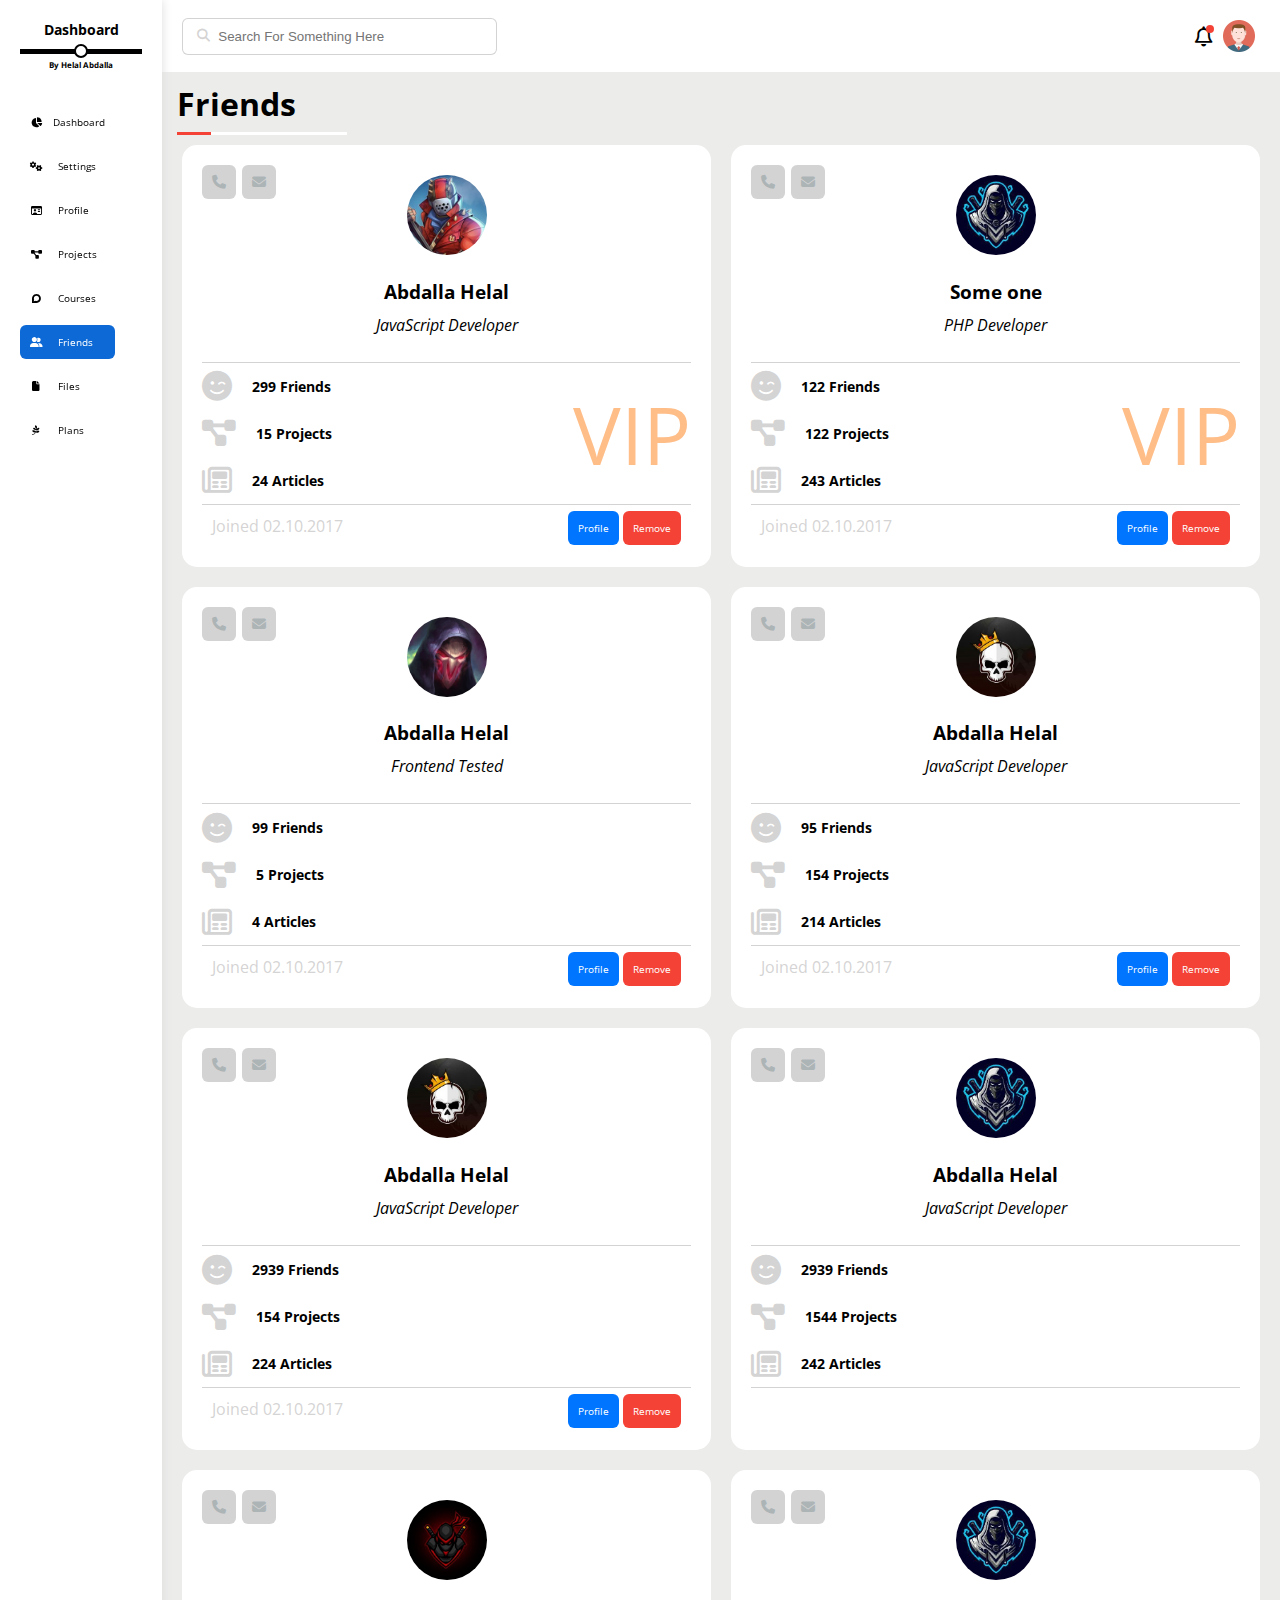
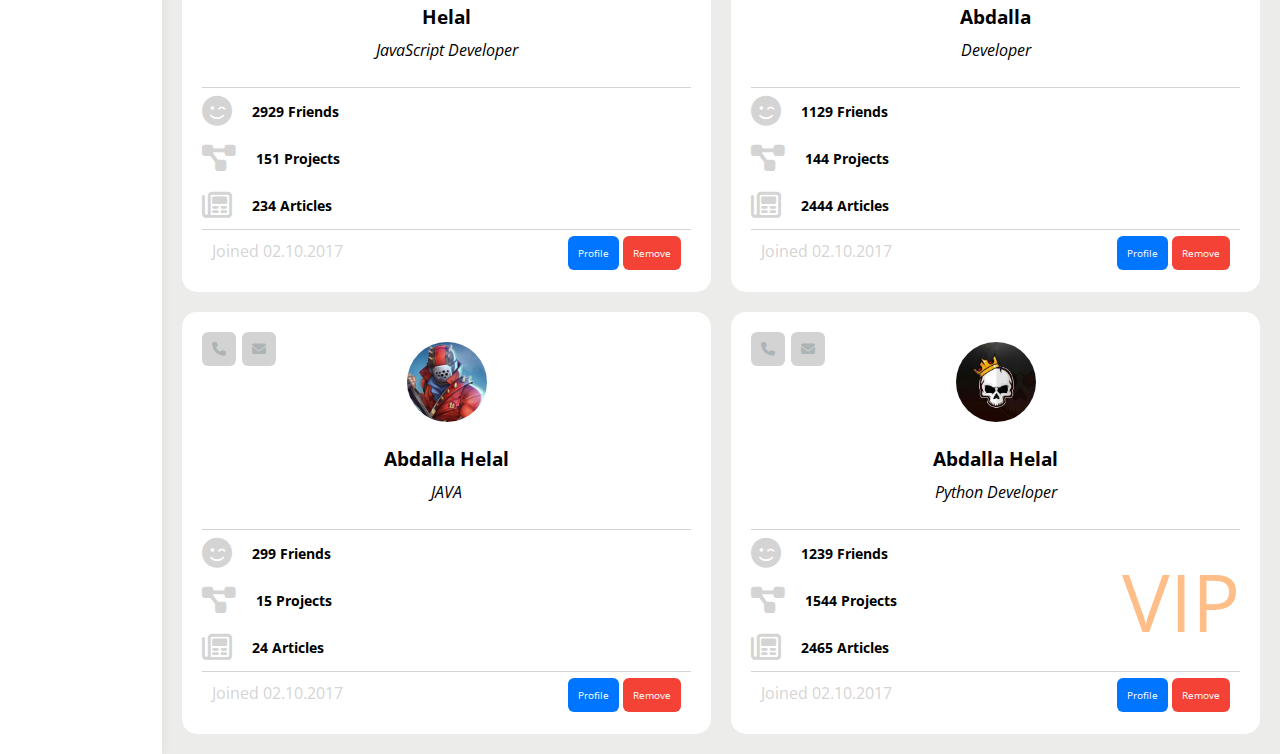
<file: friends.html>
<!DOCTYPE html>
<html lang="en">
<head>
    <meta charset="UTF-8">
    <meta http-equiv="X-UA-Compatible" content="IE=edge">
    <meta name="viewport" content="width=device-width, initial-scale=1.0">
    <link rel="stylesheet" href="css/framework.css">
    <link rel="stylesheet" href="css/master.css">
    <link rel="stylesheet" href="css/all.min.css">
    <link rel="preconnect" href="https://fonts.googleapis.com">
    <link rel="preconnect" href="https://fonts.gstatic.com" crossorigin>
    <link href="https://fonts.googleapis.com/css2?family=Open+Sans:wght@300;400;500;700;800&display=swap" rel="stylesheet">
    <title> Friends Page</title>
</head>
<body>
    <div class="page d-flex">
        <div class="sidebar bg-white c-black p-20 p-relative">
            <h3 class="p-relative txt-c mt-0 mb-20 fs-14"> Dashboard </h3>
            <h6 class="mt-0 txt-c fs-8"><a class="c-black" href="https://github.com/HelalAbood" target="_blank" title="Github" >By Helal Abdalla</a></h6>
            <ul class="p-fixed">
                <li title="Home ">
                    <a class="txt-c d-flex align-center fs-10 c-black p-10 mb-10 rad-6" href="index.html">
                        <i class="fa-solid fa-chart-pie fa-fw mr-10"></i>
                        <span>Dashboard</span>
                    </a>
                </li>
                <li title="Setting">
                    <a class="txt-c d-flex align-center fs-10 c-black p-10 mb-10 rad-6" href="setting.html">
                        <i class="fa-solid fa-gears fa-fw mr-15"></i>
                        <span>Settings</span>
                    </a>
                </li>
                <li title="Profile">
                    <a class="txt-c d-flex align-center fs-10 c-black p-10 mb-10 rad-6" href="profile.html">
                        <i class="fa-regular fa-id-card fa-fw mr-15"></i>
                        <span>Profile</span>
                    </a>
                </li>
                <li title="Projects">
                    <a class=" txt-c d-flex align-center fs-10 c-black p-10 mb-10 rad-6" href="projects.html">
                        <i class="fa-solid fa-diagram-project fa-fw mr-15"></i>
                        <span>Projects</span>
                    </a>
                </li>
                <li title="Courses">
                    <a class="txt-c d-flex align-center fs-10 c-black p-10 mb-10 rad-6" href="courses.html">
                        <i class="fa-brands fa-discourse fa-fw mr-15"></i>
                        <span>Courses</span>
                    </a>
                </li>
                <li title="Friends">
                    <a class="active txt-c d-flex align-center fs-10 c-black p-10 mb-10 rad-6" href="friends.html">
                        <i class="fa-solid fa-user-group fa-fw mr-15"></i>
                        <span>Friends</span>
                    </a>
                </li>
                <li title="Files">
                    <a class="txt-c d-flex align-center fs-10 c-black p-10 mb-10 rad-6" href="files.html">
                        <i class="fa-solid fa-file fa-fw mr-15"></i>
                        <span>Files</span>
                    </a>
                </li>
                <li title="Plans">
                    <a class="txt-c d-flex align-center fs-10 c-black p-10 mb-10 rad-6" href="plans.html">
                        <i class="fa-brands fa-pagelines fa-fw mr-15"></i>
                        <span>Plans</span>
                    </a>
                </li>
            </ul>
        </div>
        <div class="content w-full">
            <!-- Start Head -->
            <div class="head bg-white p-15 between-flex">
                <div class="search">
                    <span class="p-relative cur-pointer"><i class="fa-solid fa-magnifying-glass"></i></span>
                    <input class="p-10 rad-6" type="search" placeholder="Search For Something Here">
                </div>
                <div class="icons d-flex align-center">
                    <span class="noti p-relative p-10 cur-pointer">
                        <i class="fa-regular fa-bell fa-lg"></i>
                    </span>
                    <img class="mr-10" src="imgs/avatar.png" alt="avatarPic">
                </div>
            </div>
            <!-- End Head -->
            <h1 class="mainh p-relative">Friends</h1>
            <!-- Start friends Page -->
            <div class="friends-page holder m-20 d-grid gap-20">
                <div class="bg-white p-20 rad-15">
                    <div class="firstdiv txt-c p-relative bor-bot p-10">
                        <img class="rad-50" src="imgs/friend-01.jpg" alt="FriendPic" style="width: 80px;">
                        <h3 class="mb-0">Abdalla Helal</h3>
                        <p class="mt-10"><i>JavaScript Developer</i></p>
                    </div>
                    <div class="info bor-bot p-relative vip">
                        <div class="d-flex align-center">
                            <i class="fa-solid fa-face-smile-wink fs-30 c-grey"></i>
                            <p class="ml-20 fs-14 fw-bold ">299 Friends</p>
                        </div>
                        <div class="d-flex align-center">
                            <i class="fa-solid fa-diagram-project fs-30 c-grey"></i>
                            <p class="ml-20 fs-14 fw-bold">15 Projects</p>
                        </div>
                        <div class="d-flex align-center">
                            <i class="fa-regular fa-newspaper fs-30 c-grey"></i>
                            <p class="ml-20 fs-14 fw-bold">24 Articles</p>
                        </div>
                    </div>
                    <div class="between-flex p-10">
                        <span class="c-grey">Joined 02.10.2017</span>
                        <div class="">
                            <a class="back fs-10 p-5 c-black bg-blue c-white rad-6 cur-pointer txt-c p-10" href="profile.html" title="Profile">Profile</a>
                            <a class="back fs-10 p-5 c-black bg-red c-white rad-6 cur-pointer txt-c p-10" href="index.html" title="Remove Profile">Remove</a>
                        </div>
                    </div>
                </div>
                <div class="bg-white p-20 rad-15">
                    <div class="firstdiv txt-c p-relative bor-bot p-10">
                        <img class="rad-50" src="imgs/friend-02.jpg" alt="FriendPic" style="width: 80px;">
                        <h3 class="mb-0">Some one</h3>
                        <p class="mt-10"><i>PHP Developer</i></p>
                    </div>
                    <div class="info bor-bot p-relative vip">
                        <div class="d-flex align-center">
                            <i class="fa-solid fa-face-smile-wink fs-30 c-grey"></i>
                            <p class="ml-20 fs-14 fw-bold ">122 Friends</p>
                        </div>
                        <div class="d-flex align-center">
                            <i class="fa-solid fa-diagram-project fs-30 c-grey"></i>
                            <p class="ml-20 fs-14 fw-bold">122 Projects</p>
                        </div>
                        <div class="d-flex align-center">
                            <i class="fa-regular fa-newspaper fs-30 c-grey"></i>
                            <p class="ml-20 fs-14 fw-bold">243 Articles</p>
                        </div>
                    </div>
                    <div class="between-flex p-10">
                        <span class="c-grey">Joined 02.10.2017</span>
                        <div class="">
                            <a class="back fs-10 p-5 c-black bg-blue c-white rad-6 cur-pointer txt-c p-10" href="profile.html" title="Profile">Profile</a>
                            <a class="back fs-10 p-5 c-black bg-red c-white rad-6 cur-pointer txt-c p-10" href="index.html" title="Remove Profile">Remove</a>
                        </div>
                    </div>
                </div>
                <div class="bg-white p-20 rad-15">
                    <div class="firstdiv txt-c p-relative bor-bot p-10">
                        <img class="rad-50" src="imgs/friend-03.jpg" alt="FriendPic" style="width: 80px;">
                        <h3 class="mb-0">Abdalla Helal</h3>
                        <p class="mt-10"><i>Frontend Tested</i></p>
                    </div>
                    <div class="info bor-bot p-relative">
                        <div class="d-flex align-center">
                            <i class="fa-solid fa-face-smile-wink fs-30 c-grey"></i>
                            <p class="ml-20 fs-14 fw-bold ">99 Friends</p>
                        </div>
                        <div class="d-flex align-center">
                            <i class="fa-solid fa-diagram-project fs-30 c-grey"></i>
                            <p class="ml-20 fs-14 fw-bold">5 Projects</p>
                        </div>
                        <div class="d-flex align-center">
                            <i class="fa-regular fa-newspaper fs-30 c-grey"></i>
                            <p class="ml-20 fs-14 fw-bold">4 Articles</p>
                        </div>
                    </div>
                    <div class="between-flex p-10">
                        <span class="c-grey">Joined 02.10.2017</span>
                        <div class="">
                            <a class="back fs-10 p-5 c-black bg-blue c-white rad-6 cur-pointer txt-c p-10" href="profile.html" title="Profile">Profile</a>
                            <a class="back fs-10 p-5 c-black bg-red c-white rad-6 cur-pointer txt-c p-10" href="index.html" title="Remove Profile">Remove</a>
                        </div>
                    </div>
                </div>
                <div class="bg-white p-20 rad-15">
                    <div class="firstdiv txt-c p-relative bor-bot p-10">
                        <img class="rad-50" src="imgs/friend-05.jpg" alt="FriendPic" style="width: 80px;">
                        <h3 class="mb-0">Abdalla Helal</h3>
                        <p class="mt-10"><i>JavaScript Developer</i></p>
                    </div>
                    <div class="info bor-bot p-relative">
                        <div class="d-flex align-center">
                            <i class="fa-solid fa-face-smile-wink fs-30 c-grey"></i>
                            <p class="ml-20 fs-14 fw-bold ">95 Friends</p>
                        </div>
                        <div class="d-flex align-center">
                            <i class="fa-solid fa-diagram-project fs-30 c-grey"></i>
                            <p class="ml-20 fs-14 fw-bold">154 Projects</p>
                        </div>
                        <div class="d-flex align-center">
                            <i class="fa-regular fa-newspaper fs-30 c-grey"></i>
                            <p class="ml-20 fs-14 fw-bold">214 Articles</p>
                        </div>
                    </div>
                    <div class="between-flex p-10">
                        <span class="c-grey">Joined 02.10.2017</span>
                        <div class="">
                            <a class="back fs-10 p-5 c-black bg-blue c-white rad-6 cur-pointer txt-c p-10" href="profile.html" title="Profile">Profile</a>
                            <a class="back fs-10 p-5 c-black bg-red c-white rad-6 cur-pointer txt-c p-10" href="index.html" title="Remove Profile">Remove</a>
                        </div>
                    </div>
                </div>
                <div class="bg-white p-20 rad-15">
                    <div class="firstdiv txt-c p-relative bor-bot p-10">
                        <img class="rad-50" src="imgs/friend-05.jpg" alt="FriendPic" style="width: 80px;">
                        <h3 class="mb-0">Abdalla Helal</h3>
                        <p class="mt-10"><i>JavaScript Developer</i></p>
                    </div>
                    <div class="info bor-bot p-relative">
                        <div class="d-flex align-center">
                            <i class="fa-solid fa-face-smile-wink fs-30 c-grey"></i>
                            <p class="ml-20 fs-14 fw-bold ">2939 Friends</p>
                        </div>
                        <div class="d-flex align-center">
                            <i class="fa-solid fa-diagram-project fs-30 c-grey"></i>
                            <p class="ml-20 fs-14 fw-bold">154 Projects</p>
                        </div>
                        <div class="d-flex align-center">
                            <i class="fa-regular fa-newspaper fs-30 c-grey"></i>
                            <p class="ml-20 fs-14 fw-bold">224 Articles</p>
                        </div>
                    </div>
                    <div class="between-flex p-10">
                        <span class="c-grey">Joined 02.10.2017</span>
                        <div class="">
                            <a class="back fs-10 p-5 c-black bg-blue c-white rad-6 cur-pointer txt-c p-10" href="profile.html" title="Profile">Profile</a>
                            <a class="back fs-10 p-5 c-black bg-red c-white rad-6 cur-pointer txt-c p-10" href="index.html" title="Remove Profile">Remove</a>
                        </div>
                    </div>
                </div>
                <div class="bg-white p-20 rad-15">
                    <div class="firstdiv txt-c p-relative bor-bot p-10">
                        <img class="rad-50" src="imgs/friend-02.jpg" alt="FriendPic" style="width: 80px;">
                        <h3 class="mb-0">Abdalla Helal</h3>
                        <p class="mt-10"><i>JavaScript Developer</i></p>
                    </div>
                    <div class="info bor-bot p-relative">
                        <div class="d-flex align-center">
                            <i class="fa-solid fa-face-smile-wink fs-30 c-grey"></i>
                            <p class="ml-20 fs-14 fw-bold ">2939 Friends</p>
                        </div>
                        <div class="d-flex align-center">
                            <i class="fa-solid fa-diagram-project fs-30 c-grey"></i>
                            <p class="ml-20 fs-14 fw-bold">1544 Projects</p>
                        </div>
                        <div class="d-flex align-center">
                            <i class="fa-regular fa-newspaper fs-30 c-grey"></i>
                            <p class="ml-20 fs-14 fw-bold">242 Articles</p>
                        </div>
                    </div>
                </div>
                <div class="bg-white p-20 rad-15">
                    <div class="firstdiv txt-c p-relative bor-bot p-10">
                        <img class="rad-50" src="imgs/friend-04.jpg" alt="FriendPic" style="width: 80px;">
                        <h3 class="mb-0"> Helal</h3>
                        <p class="mt-10"><i>JavaScript Developer</i></p>
                    </div>
                    <div class="info bor-bot p-relative">
                        <div class="d-flex align-center">
                            <i class="fa-solid fa-face-smile-wink fs-30 c-grey"></i>
                            <p class="ml-20 fs-14 fw-bold ">2929 Friends</p>
                        </div>
                        <div class="d-flex align-center">
                            <i class="fa-solid fa-diagram-project fs-30 c-grey"></i>
                            <p class="ml-20 fs-14 fw-bold">151 Projects</p>
                        </div>
                        <div class="d-flex align-center">
                            <i class="fa-regular fa-newspaper fs-30 c-grey"></i>
                            <p class="ml-20 fs-14 fw-bold">234 Articles</p>
                        </div>
                    </div>
                    <div class="between-flex p-10">
                        <span class="c-grey">Joined 02.10.2017</span>
                        <div class="">
                            <a class="back fs-10 p-5 c-black bg-blue c-white rad-6 cur-pointer txt-c p-10" href="profile.html" title="Profile">Profile</a>
                            <a class="back fs-10 p-5 c-black bg-red c-white rad-6 cur-pointer txt-c p-10" href="index.html" title="Remove Profile">Remove</a>
                        </div>
                    </div>
                </div>
                <div class="bg-white p-20 rad-15">
                    <div class="firstdiv txt-c p-relative bor-bot p-10">
                        <img class="rad-50" src="imgs/friend-02.jpg" alt="FriendPic" style="width: 80px;">
                        <h3 class="mb-0">Abdalla</h3>
                        <p class="mt-10"><i>Developer</i></p>
                    </div>
                    <div class="info bor-bot p-relative">
                        <div class="d-flex align-center">
                            <i class="fa-solid fa-face-smile-wink fs-30 c-grey"></i>
                            <p class="ml-20 fs-14 fw-bold ">1129 Friends</p>
                        </div>
                        <div class="d-flex align-center">
                            <i class="fa-solid fa-diagram-project fs-30 c-grey"></i>
                            <p class="ml-20 fs-14 fw-bold">144 Projects</p>
                        </div>
                        <div class="d-flex align-center">
                            <i class="fa-regular fa-newspaper fs-30 c-grey"></i>
                            <p class="ml-20 fs-14 fw-bold">2444 Articles</p>
                        </div>
                    </div>
                    <div class="between-flex p-10">
                        <span class="c-grey">Joined 02.10.2017</span>
                        <div class="">
                            <a class="back fs-10 p-5 c-black bg-blue c-white rad-6 cur-pointer txt-c p-10" href="profile.html" title="Profile">Profile</a>
                            <a class="back fs-10 p-5 c-black bg-red c-white rad-6 cur-pointer txt-c p-10" href="index.html" title="Remove Profile">Remove</a>
                        </div>
                    </div>
                </div>
                <div class="bg-white p-20 rad-15">
                    <div class="firstdiv txt-c p-relative bor-bot p-10">
                        <img class="rad-50" src="imgs/friend-01.jpg" alt="FriendPic" style="width: 80px;">
                        <h3 class="mb-0">Abdalla Helal</h3>
                        <p class="mt-10"><i>JAVA</i></p>
                    </div>
                    <div class="info bor-bot p-relative">
                        <div class="d-flex align-center">
                            <i class="fa-solid fa-face-smile-wink fs-30 c-grey"></i>
                            <p class="ml-20 fs-14 fw-bold ">299 Friends</p>
                        </div>
                        <div class="d-flex align-center">
                            <i class="fa-solid fa-diagram-project fs-30 c-grey"></i>
                            <p class="ml-20 fs-14 fw-bold">15 Projects</p>
                        </div>
                        <div class="d-flex align-center">
                            <i class="fa-regular fa-newspaper fs-30 c-grey"></i>
                            <p class="ml-20 fs-14 fw-bold">24 Articles</p>
                        </div>
                    </div>
                    <div class="between-flex p-10">
                        <span class="c-grey">Joined 02.10.2017</span>
                        <div class="">
                            <a class="back fs-10 p-5 c-black bg-blue c-white rad-6 cur-pointer txt-c p-10" href="profile.html" title="Profile">Profile</a>
                            <a class="back fs-10 p-5 c-black bg-red c-white rad-6 cur-pointer txt-c p-10" href="index.html" title="Remove Profile">Remove</a>
                        </div>
                    </div>
                </div>
                <div class="bg-white p-20 rad-15">
                    <div class="firstdiv txt-c p-relative bor-bot p-10">
                        <img class="rad-50" src="imgs/friend-05.jpg" alt="FriendPic" style="width: 80px;">
                        <h3 class="mb-0">Abdalla Helal</h3>
                        <p class="mt-10"><i>Python Developer</i></p>
                    </div>
                    <div class="info bor-bot p-relative vip">
                        <div class="d-flex align-center">
                            <i class="fa-solid fa-face-smile-wink fs-30 c-grey"></i>
                            <p class="ml-20 fs-14 fw-bold ">1239 Friends</p>
                        </div>
                        <div class="d-flex align-center">
                            <i class="fa-solid fa-diagram-project fs-30 c-grey"></i>
                            <p class="ml-20 fs-14 fw-bold">1544 Projects</p>
                        </div>
                        <div class="d-flex align-center">
                            <i class="fa-regular fa-newspaper fs-30 c-grey"></i>
                            <p class="ml-20 fs-14 fw-bold">2465 Articles</p>
                        </div>
                    </div>
                    <div class="between-flex p-10">
                        <span class="c-grey">Joined 02.10.2017</span>
                        <div class="">
                            <a class="back fs-10 p-5 c-black bg-blue c-white rad-6 cur-pointer txt-c p-10" href="profile.html" title="Profile">Profile</a>
                            <a class="back fs-10 p-5 c-black bg-red c-white rad-6 cur-pointer txt-c p-10" href="index.html" title="Remove Profile">Remove</a>
                        </div>
                    </div>
                </div>
            <!-- End friends Page -->
            </div>
    </div>
</body>
</html>
</file>
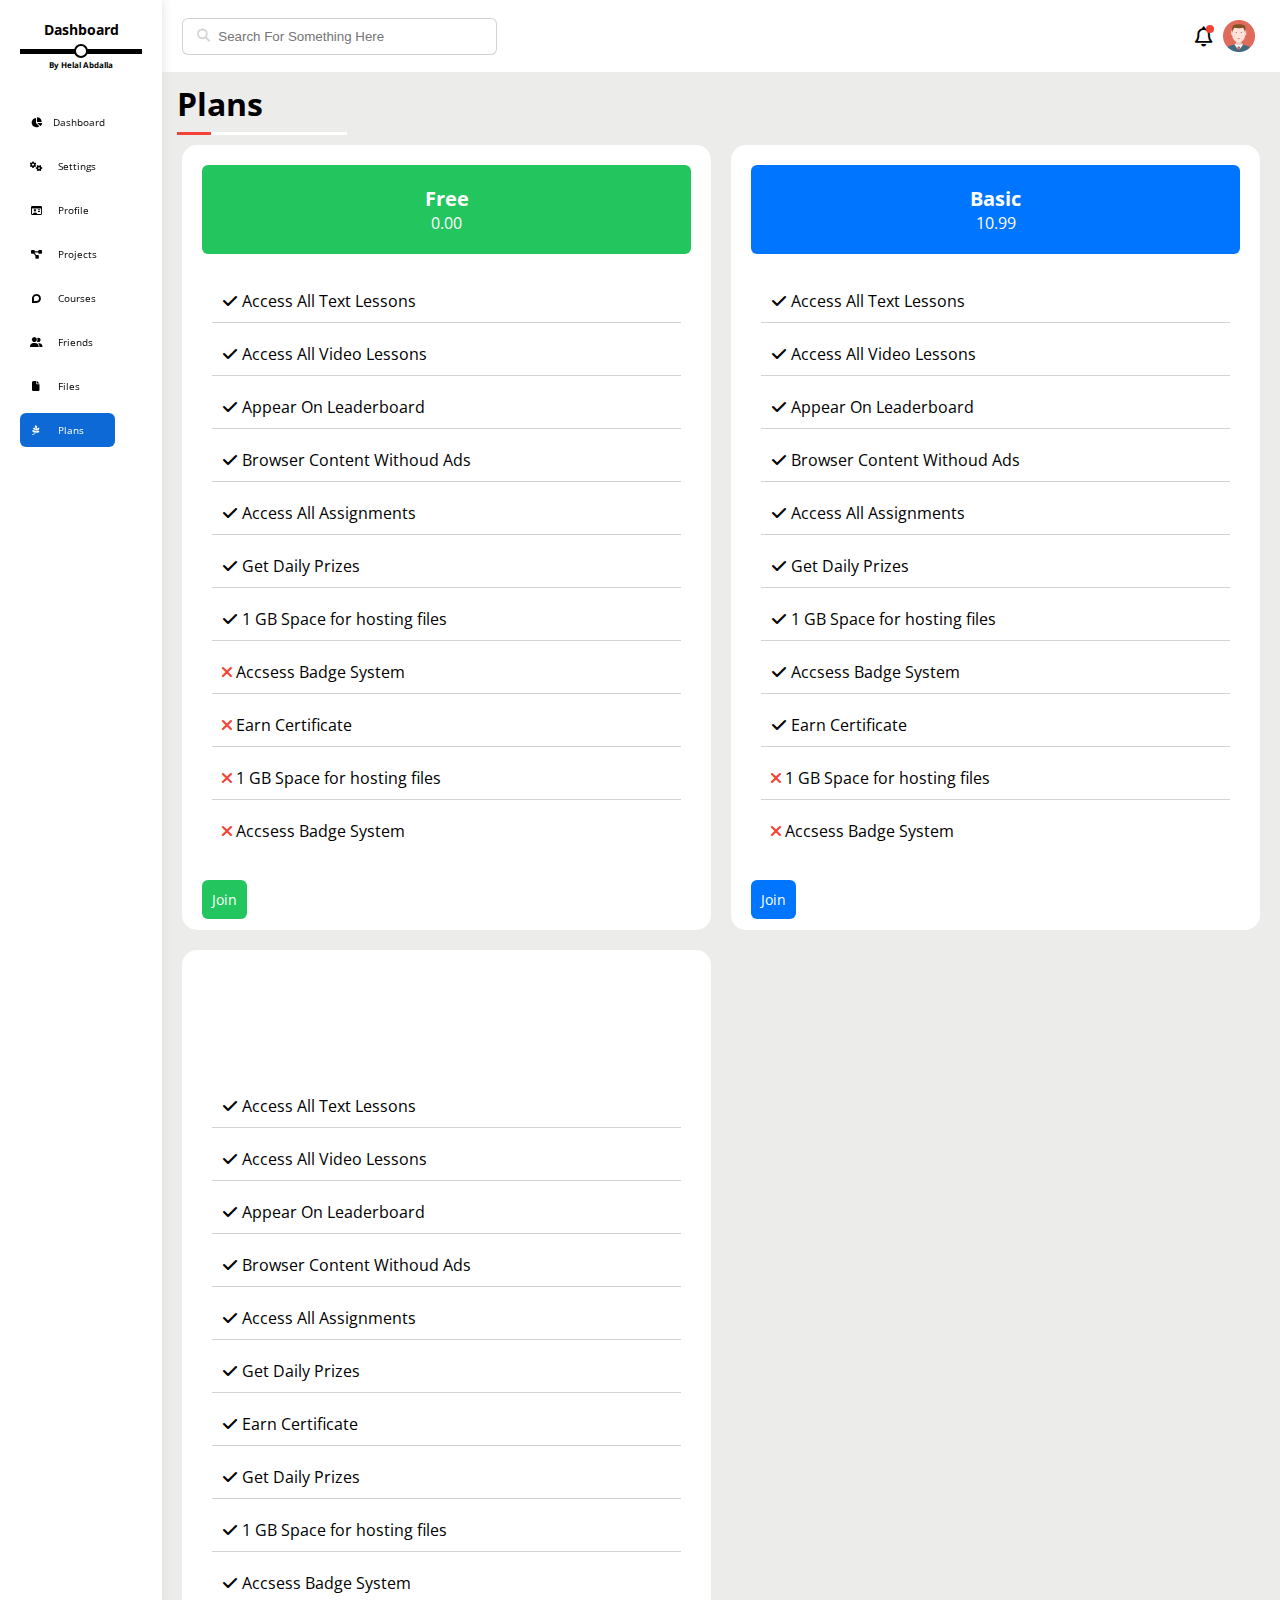
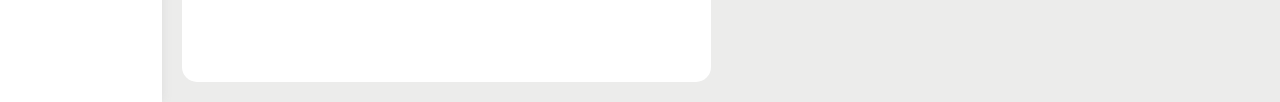
<file: plans.html>
<!DOCTYPE html>
<html lang="en">
<head>
    <meta charset="UTF-8">
    <meta http-equiv="X-UA-Compatible" content="IE=edge">
    <meta name="viewport" content="width=device-width, initial-scale=1.0">
    <link rel="stylesheet" href="css/framework.css">
    <link rel="stylesheet" href="css/master.css">
    <link rel="stylesheet" href="css/all.min.css">
    <link rel="preconnect" href="https://fonts.googleapis.com">
    <link rel="preconnect" href="https://fonts.gstatic.com" crossorigin>
    <link href="https://fonts.googleapis.com/css2?family=Open+Sans:wght@300;400;500;700;800&display=swap" rel="stylesheet">
    <title> Plans Page</title>
</head>
<body>
    <div class="page d-flex">
        <div class="sidebar bg-white c-black p-20 p-relative">
            <h3 class="p-relative txt-c mt-0 mb-20 fs-14"> Dashboard </h3>
            <h6 class="mt-0 txt-c fs-8"><a class="c-black" href="https://github.com/HelalAbood" target="_blank" title="Github" >By Helal Abdalla</a></h6>
            <ul class="p-fixed">
                <li title="Home ">
                    <a class="txt-c d-flex align-center fs-10 c-black p-10 mb-10 rad-6" href="index.html">
                        <i class="fa-solid fa-chart-pie fa-fw mr-10"></i>
                        <span>Dashboard</span>
                    </a>
                </li>
                <li title="Setting">
                    <a class="txt-c d-flex align-center fs-10 c-black p-10 mb-10 rad-6" href="setting.html">
                        <i class="fa-solid fa-gears fa-fw mr-15"></i>
                        <span>Settings</span>
                    </a>
                </li>
                <li title="Profile">
                    <a class="txt-c d-flex align-center fs-10 c-black p-10 mb-10 rad-6" href="profile.html">
                        <i class="fa-regular fa-id-card fa-fw mr-15"></i>
                        <span>Profile</span>
                    </a>
                </li>
                <li title="Projects">
                    <a class="txt-c d-flex align-center fs-10 c-black p-10 mb-10 rad-6" href="projects.html">
                        <i class="fa-solid fa-diagram-project fa-fw mr-15"></i>
                        <span>Projects</span>
                    </a>
                </li>
                <li title="Courses">
                    <a class="txt-c d-flex align-center fs-10 c-black p-10 mb-10 rad-6" href="courses.html">
                        <i class="fa-brands fa-discourse fa-fw mr-15"></i>
                        <span>Courses</span>
                    </a>
                </li>
                <li title="Friends">
                    <a class="txt-c d-flex align-center fs-10 c-black p-10 mb-10 rad-6" href="friends.html">
                        <i class="fa-solid fa-user-group fa-fw mr-15"></i>
                        <span>Friends</span>
                    </a>
                </li>
                <li title="Files">
                    <a class=" txt-c d-flex align-center fs-10 c-black p-10 mb-10 rad-6" href="files.html">
                        <i class="fa-solid fa-file fa-fw mr-15"></i>
                        <span>Files</span>
                    </a>
                </li>
                <li title="Plans">
                    <a class="active txt-c d-flex align-center fs-10 c-black p-10 mb-10 rad-6" href="plans.html">
                        <i class="fa-brands fa-pagelines fa-fw mr-15"></i>
                        <span>Plans</span>
                    </a>
                </li>
            </ul>
        </div>
        <div class="content w-full">
            <!-- Start Head -->
            <div class="head bg-white p-15 between-flex">
                <div class="search">
                    <span class="p-relative cur-pointer"><i class="fa-solid fa-magnifying-glass"></i></span>
                    <input class="p-10 rad-6" type="search" placeholder="Search For Something Here">
                </div>
                <div class="icons d-flex align-center">
                    <span class="noti p-relative p-10 cur-pointer">
                        <i class="fa-regular fa-bell fa-lg"></i>
                    </span>
                    <img class="mr-10" src="imgs/avatar.png" alt="avatarPic">
                </div>
            </div>
            <!-- End Head -->
            <h1 class="mainh p-relative">Plans</h1>
            <!-- Start plans Page -->
            <div class="plans-page holder m-20 d-grid gap-20">
                <div class="bg-white rad-15 p-20">
                    <div class="header p-10 center-flex flex-column rad-6 bg-green">
                        <h2 class="c-white fs-20 mt-10 mb-0 ">Free</h2>
                        <p class="c-white fs-40 mt-0 mb-10 p-relative">0.00</p>
                    </div>
                    <div class="main-content">
                        <ul class="p-10">
                            <li class="p-relative bor-bot p-10 mb-10"><i class="fa-solid fa-check c-green"></i>  Access All Text Lessons</li>
                            <li class="p-relative bor-bot p-10 mb-10"><i class="fa-solid fa-check c-green"></i>  Access All Video Lessons</li>
                            <li class="p-relative bor-bot p-10 mb-10"><i class="fa-solid fa-check c-green"></i>  Appear On Leaderboard</li>
                            <li class="p-relative bor-bot p-10 mb-10"><i class="fa-solid fa-check c-green"></i>  Browser Content Withoud Ads</li>
                            <li class="p-relative bor-bot p-10 mb-10"><i class="fa-solid fa-check c-green"></i>  Access All Assignments</li>
                            <li class="p-relative bor-bot p-10 mb-10"><i class="fa-solid fa-check c-green"></i>  Get Daily Prizes</li>
                            <li class="p-relative bor-bot p-10 mb-10"><i class="fa-solid fa-check c-green"></i>  1 GB Space for hosting files</li>
                            <li class="p-relative bor-bot p-10 mb-10"><i class="fa-solid fa-xmark c-red"></i>  Accsess Badge System</li>
                            <li class="p-relative bor-bot p-10 mb-10"><i class="fa-solid fa-xmark c-red"></i> Earn Certificate</li>
                            <li class="p-relative bor-bot p-10 mb-10"><i class="fa-solid fa-xmark c-red"></i>  1 GB Space for hosting files</li>
                            <li class="p-relative p-10 mb-10"><i class="fa-solid fa-xmark c-red"></i>  Accsess Badge System</li>
                        </ul>
                        <a class="back fs-14 c-white rad-6 cur-pointer txt-c p-10 bg-green" href="profile.html" title="Join Now">Join</a>
                    </div>
                </div>
                <div class="bg-white rad-15 p-20">
                    <div class="header p-10 center-flex flex-column rad-6 bg-blue">
                        <h2 class="c-white fs-20 mt-10 mb-0 ">Basic</h2>
                        <p class="c-white fs-40 mt-0 mb-10 p-relative">10.99</p>
                    </div>
                    <div class="main-content">
                        <ul class="p-10">
                            <li class="p-relative bor-bot p-10 mb-10"><i class="fa-solid fa-check c-green"></i>  Access All Text Lessons</li>
                            <li class="p-relative bor-bot p-10 mb-10"><i class="fa-solid fa-check c-green"></i>  Access All Video Lessons</li>
                            <li class="p-relative bor-bot p-10 mb-10"><i class="fa-solid fa-check c-green"></i>  Appear On Leaderboard</li>
                            <li class="p-relative bor-bot p-10 mb-10"><i class="fa-solid fa-check c-green"></i>  Browser Content Withoud Ads</li>
                            <li class="p-relative bor-bot p-10 mb-10"><i class="fa-solid fa-check c-green"></i>  Access All Assignments</li>
                            <li class="p-relative bor-bot p-10 mb-10"><i class="fa-solid fa-check c-green"></i>  Get Daily Prizes</li>
                            <li class="p-relative bor-bot p-10 mb-10"><i class="fa-solid fa-check c-green"></i>  1 GB Space for hosting files</li>
                            <li class="p-relative bor-bot p-10 mb-10"><i class="fa-solid fa-check c-green"></i>  Accsess Badge System</li>
                            <li class="p-relative bor-bot p-10 mb-10"><i class="fa-solid fa-check c-green"></i> Earn Certificate</li>
                            <li class="p-relative bor-bot p-10 mb-10"><i class="fa-solid fa-xmark c-red"></i>  1 GB Space for hosting files</li>
                            <li class="p-relative p-10 mb-10"><i class="fa-solid fa-xmark c-red"></i>  Accsess Badge System</li>
                        </ul>
                        <a class="back fs-14 p-10 c-white rad-6 cur-pointer txt-c bg-blue" href="profile.html" title="Join Now">Join</a>
                    </div>
                </div>
                <div class="bg-white rad-15 p-20">
                    <div class="header p-10 center-flex flex-column rad-6 bg-orange">
                        <h2 class="c-white fs-20 mt-10 mb-0 ">Mega</h2>
                        <p class="c-white fs-40 mt-0 mb-10 p-relative">19.00</p>
                    </div>
                    <div class="main-content">
                        <ul class="p-10">
                            <li class="p-relative bor-bot p-10 mb-10"><i class="fa-solid fa-check c-green"></i>  Access All Text Lessons</li>
                            <li class="p-relative bor-bot p-10 mb-10"><i class="fa-solid fa-check c-green"></i>  Access All Video Lessons</li>
                            <li class="p-relative bor-bot p-10 mb-10"><i class="fa-solid fa-check c-green"></i>  Appear On Leaderboard</li>
                            <li class="p-relative bor-bot p-10 mb-10"><i class="fa-solid fa-check c-green"></i>  Browser Content Withoud Ads</li>
                            <li class="p-relative bor-bot p-10 mb-10"><i class="fa-solid fa-check c-green"></i>  Access All Assignments</li>
                            <li class="p-relative bor-bot p-10 mb-10"><i class="fa-solid fa-check c-green"></i>  Get Daily Prizes</li>
                            <li class="p-relative bor-bot p-10 mb-10"><i class="fa-solid fa-check c-green"></i> Earn Certificate</li>
                            <li class="p-relative bor-bot p-10 mb-10"><i class="fa-solid fa-check c-green"></i>  Get Daily Prizes</li>
                            <li class="p-relative bor-bot p-10 mb-10"><i class="fa-solid fa-check c-green"></i>  1 GB Space for hosting files</li>
                            <li class="p-relative p-10 mb-10"><i class="fa-solid fa-check c-green"></i>  Accsess Badge System</li>
                        </ul>
                        <a class="back fs-14 p-10 c-white rad-6 cur-pointer txt-c bg-orange" href="profile.html" title="Join Now">Join</a>
                    </div>
                </div>
            <!-- End plans Page -->
            </div>
    </div>
</body>
</html>
</file>
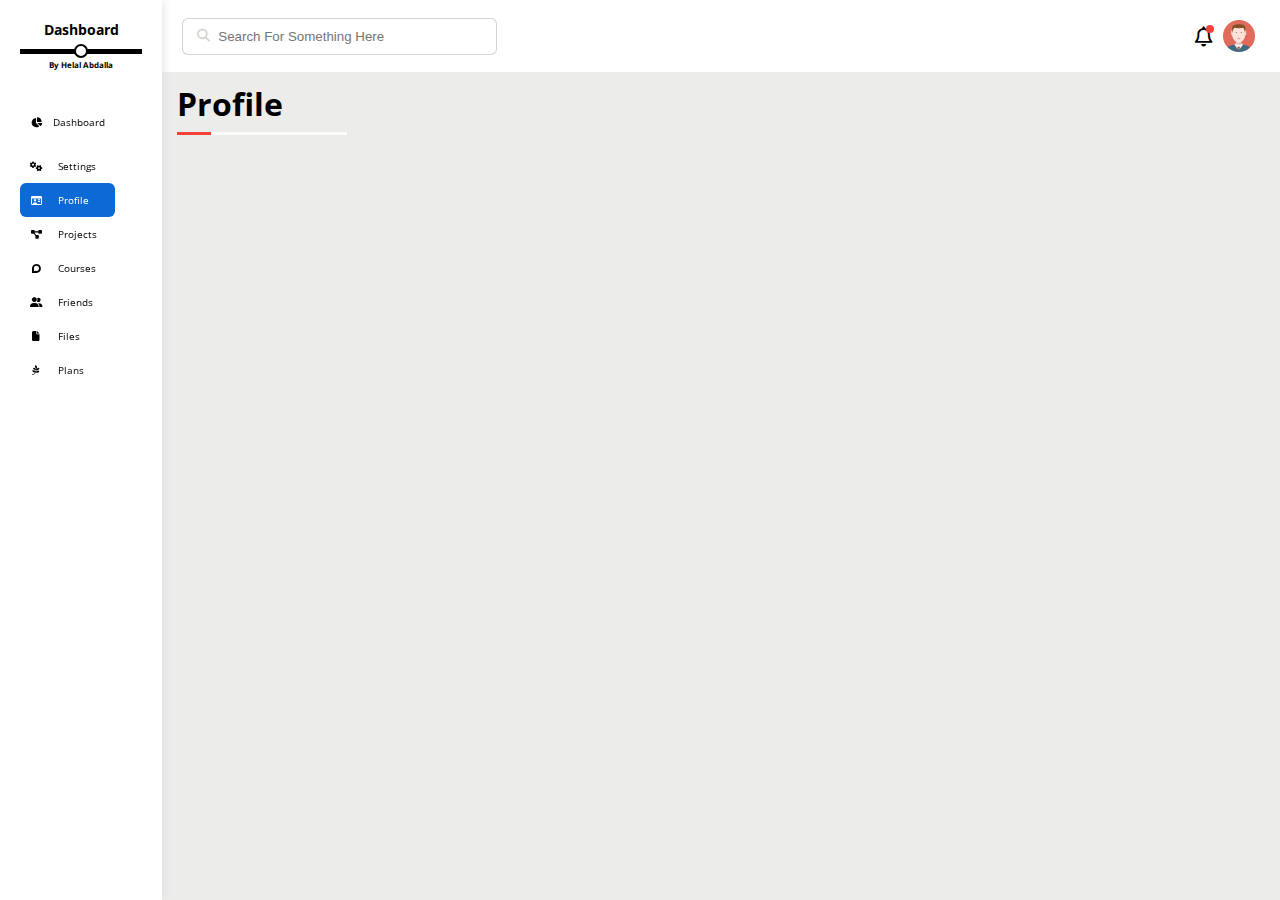
<file: profile.html>
<!DOCTYPE html>
<html lang="en">
<head>
    <meta charset="UTF-8">
    <meta http-equiv="X-UA-Compatible" content="IE=edge">
    <meta name="viewport" content="width=device-width, initial-scale=1.0">
    <link rel="stylesheet" href="css/framework.css">
    <link rel="stylesheet" href="css/master.css">
    <link rel="stylesheet" href="css/all.min.css">
    <link rel="preconnect" href="https://fonts.googleapis.com">
    <link rel="preconnect" href="https://fonts.gstatic.com" crossorigin>
    <link href="https://fonts.googleapis.com/css2?family=Open+Sans:wght@300;400;500;700;800&display=swap" rel="stylesheet">
    <title> Profile Page </title>
</head>
<body>
    <div class="page d-flex">
        <div class="sidebar bg-white c-black p-20 p-relative">
            <h3 class="p-relative txt-c mt-0 mb-20 fs-14"> Dashboard </h3>
            <h6 class="mt-0 txt-c fs-8"><a class="c-black" href="https://github.com/HelalAbood" target="_blank" title="Github" >By Helal Abdalla</a></h6>
            <ul class="p-fixed">
                <li title="Home ">
                    <a class="txt-c d-flex align-center fs-10 c-black p-10 mb-10 rad-6" href="index.html">
                        <i class="fa-solid fa-chart-pie fa-fw mr-10"></i>
                        <span>Dashboard</span>
                    </a>
                </li>
                <li title="Setting">
                    <a class="txt-c d-flex align-center fs-10 c-black p-10 rad-6" href="setting.html">
                        <i class="fa-solid fa-gears fa-fw mr-15"></i>
                        <span>Settings</span>
                    </a>
                </li>
                <li title="Profile">
                    <a class="active txt-c d-flex align-center fs-10 c-black p-10 rad-6" href="profile.html">
                        <i class="fa-regular fa-id-card fa-fw mr-15"></i>
                        <span>Profile</span>
                    </a>
                </li>
                <li title="Projects">
                    <a class="txt-c d-flex align-center fs-10 c-black p-10 rad-6" href="projects.html">
                        <i class="fa-solid fa-diagram-project fa-fw mr-15"></i>
                        <span>Projects</span>
                    </a>
                </li>
                <li title="Courses">
                    <a class="txt-c d-flex align-center fs-10 c-black p-10 rad-6" href="courses.html">
                        <i class="fa-brands fa-discourse fa-fw mr-15"></i>
                        <span>Courses</span>
                    </a>
                </li>
                <li title="Friends">
                    <a class="txt-c d-flex align-center fs-10 c-black p-10 rad-6" href="friends.html">
                        <i class="fa-solid fa-user-group fa-fw mr-15"></i>
                        <span>Friends</span>
                    </a>
                </li>
                <li title="Files">
                    <a class="txt-c d-flex align-center fs-10 c-black p-10 rad-6" href="files.html">
                        <i class="fa-solid fa-file fa-fw mr-15"></i>
                        <span>Files</span>
                    </a>
                </li>
                <li title="Plans">
                    <a class="txt-c d-flex align-center fs-10 c-black p-10 rad-6" href="plans.html">
                        <i class="fa-brands fa-pagelines fa-fw mr-15"></i>
                        <span>Plans</span>
                    </a>
                </li>
            </ul>
        </div>
        <div class="content w-full">
            <!-- Start Head -->
            <div class="head bg-white p-15 between-flex">
                <div class="search">
                    <span class="p-relative cur-pointer"><i class="fa-solid fa-magnifying-glass"></i></span>
                    <input class="p-10 rad-6" type="search" placeholder="Search For Something Here">
                </div>
                <div class="icons d-flex align-center">
                    <span class="noti p-relative p-10 cur-pointer">
                        <i class="fa-regular fa-bell fa-lg"></i>
                    </span>
                    <img class="mr-10" src="imgs/avatar.png" alt="avatarPic">
                </div>
            </div>
            <!-- End Head -->
            <h1 class="mainh p-relative">Profile</h1>
            <!-- Start profile Page -->
            <div class="profile-page holder m-20 d-grid gap-20">
                
            <!-- End profile Page -->
            </div>
    </div>
</body>
</html>
</file>
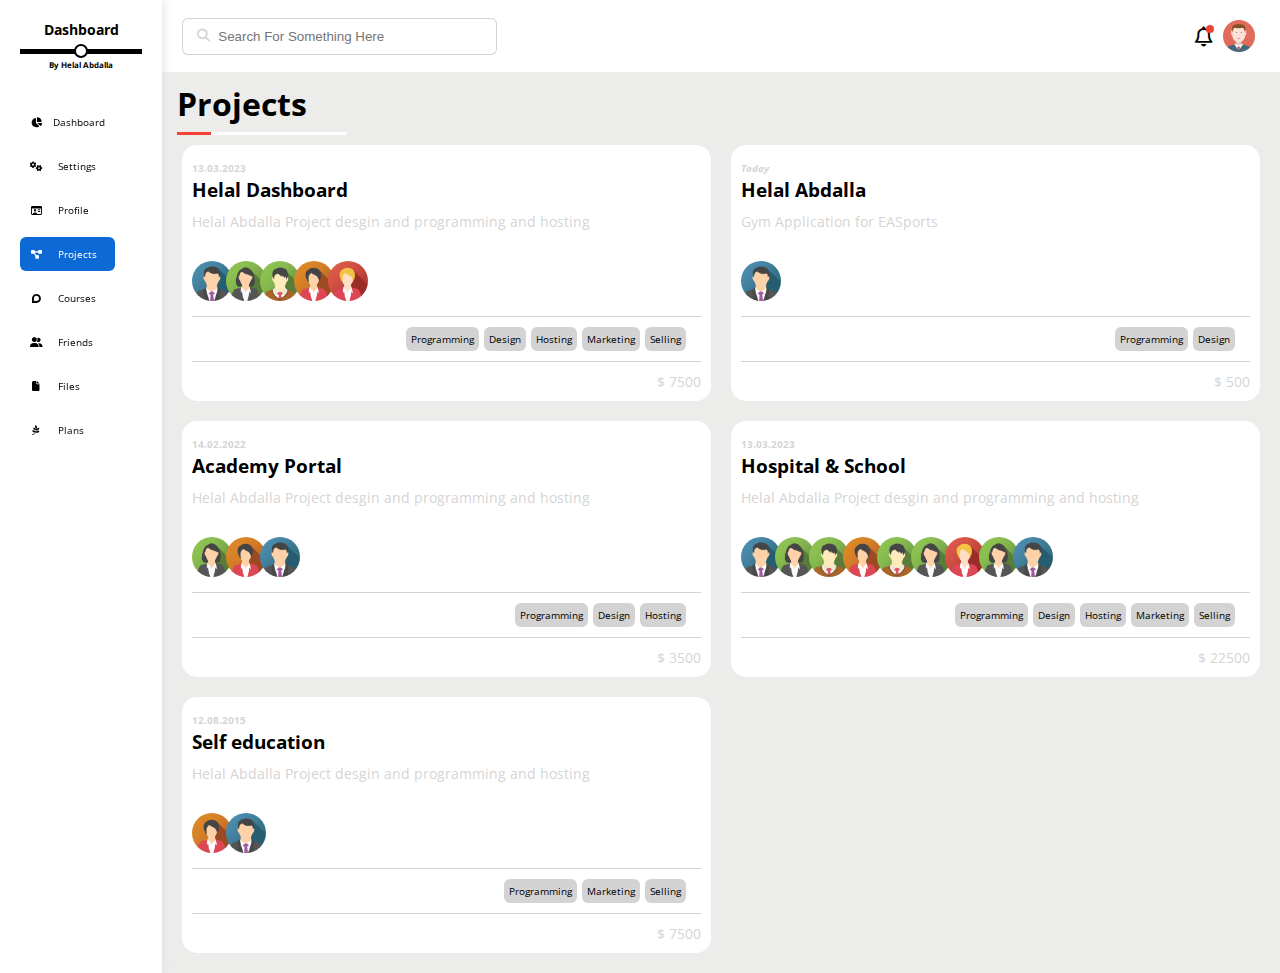
<file: projects.html>
<!DOCTYPE html>
<html lang="en">
<head>
    <meta charset="UTF-8">
    <meta http-equiv="X-UA-Compatible" content="IE=edge">
    <meta name="viewport" content="width=device-width, initial-scale=1.0">
    <link rel="stylesheet" href="css/framework.css">
    <link rel="stylesheet" href="css/master.css">
    <link rel="stylesheet" href="css/all.min.css">
    <link rel="preconnect" href="https://fonts.googleapis.com">
    <link rel="preconnect" href="https://fonts.gstatic.com" crossorigin>
    <link href="https://fonts.googleapis.com/css2?family=Open+Sans:wght@300;400;500;700;800&display=swap" rel="stylesheet">
    <title> Project </title>
</head>
<body>
    <div class="page d-flex">
        <div class="sidebar bg-white c-black p-20 p-relative">
            <h3 class="p-relative txt-c mt-0 mb-20 fs-14"> Dashboard </h3>
            <h6 class="mt-0 txt-c fs-8"><a class="c-black" href="https://github.com/HelalAbood" target="_blank" title="Github" >By Helal Abdalla</a></h6>
            <ul class="p-fixed">
                <li title="Home ">
                    <a class="txt-c d-flex align-center fs-10 c-black p-10 mb-10 rad-6" href="index.html">
                        <i class="fa-solid fa-chart-pie fa-fw mr-10"></i>
                        <span>Dashboard</span>
                    </a>
                </li>
                <li title="Setting">
                    <a class="txt-c d-flex align-center fs-10 c-black p-10 mb-10 rad-6" href="setting.html">
                        <i class="fa-solid fa-gears fa-fw mr-15"></i>
                        <span>Settings</span>
                    </a>
                </li>
                <li title="Profile">
                    <a class="txt-c d-flex align-center fs-10 c-black p-10 mb-10 rad-6" href="profile.html">
                        <i class="fa-regular fa-id-card fa-fw mr-15"></i>
                        <span>Profile</span>
                    </a>
                </li>
                <li title="Projects">
                    <a class="active txt-c d-flex align-center fs-10 c-black p-10 mb-10 rad-6" href="projects.html">
                        <i class="fa-solid fa-diagram-project fa-fw mr-15"></i>
                        <span>Projects</span>
                    </a>
                </li>
                <li title="Courses">
                    <a class="txt-c d-flex align-center fs-10 c-black p-10 mb-10 rad-6" href="courses.html">
                        <i class="fa-brands fa-discourse fa-fw mr-15"></i>
                        <span>Courses</span>
                    </a>
                </li>
                <li title="Friends">
                    <a class="txt-c d-flex align-center fs-10 c-black p-10 mb-10 rad-6" href="friends.html">
                        <i class="fa-solid fa-user-group fa-fw mr-15"></i>
                        <span>Friends</span>
                    </a>
                </li>
                <li title="Files">
                    <a class="txt-c d-flex align-center fs-10 c-black p-10 mb-10 rad-6" href="files.html">
                        <i class="fa-solid fa-file fa-fw mr-15"></i>
                        <span>Files</span>
                    </a>
                </li>
                <li title="Plans">
                    <a class="txt-c d-flex align-center fs-10 c-black p-10 mb-10 rad-6" href="plans.html">
                        <i class="fa-brands fa-pagelines fa-fw mr-15"></i>
                        <span>Plans</span>
                    </a>
                </li>
            </ul>
        </div>
        <div class="content w-full">
            <!-- Start Head -->
            <div class="head bg-white p-15 between-flex">
                <div class="search">
                    <span class="p-relative cur-pointer"><i class="fa-solid fa-magnifying-glass"></i></span>
                    <input class="p-10 rad-6" type="search" placeholder="Search For Something Here">
                </div>
                <div class="icons d-flex align-center">
                    <span class="noti p-relative p-10 cur-pointer">
                        <i class="fa-regular fa-bell fa-lg"></i>
                    </span>
                    <img class="mr-10" src="imgs/avatar.png" alt="avatarPic">
                </div>
            </div>
            <!-- End Head -->
            <h1 class="mainh p-relative">Projects</h1>
            <!-- Start project Page -->
            <div class="project-page holder m-20 d-grid gap-20">
                <div class="bg-white p-10 p-relative rad-15">
                    <span class="fs-10 c-grey fw-bold">13.03.2023</span>
                    <h3 class="mt-0 mb-10">Helal Dashboard</h3>
                    <p class="mt-0 mb-20 c-grey fs-14">Helal Abdalla Project desgin and programming and hosting</p>
                    <div class="helpers bor-bot p-10">
                        <a href="friends.html" title="Good Helper on this project"><img src="imgs/team-01.png" alt="TeamPic" class="rad-50"></a>
                        <a href="friends.html" title="Good Helper on this project"><img src="imgs/team-02.png" alt="TeamPic" class="rad-50"></a>
                        <a href="friends.html" title="Good Helper on this project"><img src="imgs/team-03.png" alt="TeamPic" class="rad-50"></a>
                        <a href="friends.html" title="Good Helper on this project"><img src="imgs/team-04.png" alt="TeamPic" class="rad-50"></a>
                        <a href="friends.html" title="Good Helper on this project"><img src="imgs/team-05.png" alt="TeamPic" class="rad-50"></a>
                    </div>
                    <div class="attri p-10 d-flex justify-end bor-bot">
                        <span class="bg-grey p-5 rad-6 fs-10 mr-5 ">Programming</span>
                        <span class="bg-grey p-5 rad-6 fs-10 mr-5">Design</span>
                        <span class="bg-grey p-5 rad-6 fs-10 mr-5">Hosting</span>
                        <span class="bg-grey p-5 rad-6 fs-10 mr-5">Marketing</span>
                        <span class="bg-grey p-5 rad-6 fs-10 mr-5">Selling</span>
                    </div>
                    <span class="fs-14 c-grey d-flex justify-end mt-10">$ 7500</span>
                </div>
                <div class="bg-white p-10 p-relative rad-15">
                    <span class="fs-10 c-grey fw-bold"><i>Today</i></span>
                    <h3 class="mt-0 mb-10">Helal Abdalla</h3>
                    <p class="mt-0 mb-20 c-grey fs-14">Gym Application for EASports</p>
                    <div class="helpers bor-bot p-10">
                        <a href="friends.html" title="Good Helper on this project"><img src="imgs/team-01.png" alt="TeamPic" class="rad-50"></a>
                    </div>
                    <div class="attri p-10 d-flex justify-end bor-bot">
                        <span class="bg-grey p-5 rad-6 fs-10 mr-5 ">Programming</span>
                        <span class="bg-grey p-5 rad-6 fs-10 mr-5">Design</span>
                    </div>
                    <span class="fs-14 c-grey d-flex justify-end mt-10">$ 500</span>
                </div>
                <div class="bg-white p-10 p-relative rad-15">
                    <span class="fs-10 c-grey fw-bold">14.02.2022</span>
                    <h3 class="mt-0 mb-10">Academy Portal</h3>
                    <p class="mt-0 mb-20 c-grey fs-14">Helal Abdalla Project desgin and programming and hosting</p>
                    <div class="helpers bor-bot p-10">
                        <a href="friends.html" title="Good Helper on this project"><img src="imgs/team-02.png" alt="TeamPic" class="rad-50"></a>
                        <a href="friends.html" title="Good Helper on this project"><img src="imgs/team-04.png" alt="TeamPic" class="rad-50"></a>
                        <a href="friends.html" title="Good Helper on this project"><img src="imgs/team-01.png" alt="TeamPic" class="rad-50"></a>
                    </div>
                    <div class="attri p-10 d-flex justify-end bor-bot">
                        <span class="bg-grey p-5 rad-6 fs-10 mr-5">Programming</span>
                        <span class="bg-grey p-5 rad-6 fs-10 mr-5">Design</span>
                        <span class="bg-grey p-5 rad-6 fs-10 mr-5">Hosting</span>
                    </div>
                    <span class="fs-14 c-grey d-flex justify-end mt-10">$ 3500</span>
                </div>
                <div class="bg-white p-10 p-relative rad-15">
                    <span class="fs-10 c-grey fw-bold">13.03.2023</span>
                    <h3 class="mt-0 mb-10">Hospital & School</h3>
                    <p class="mt-0 mb-20 c-grey fs-14">Helal Abdalla Project desgin and programming and hosting</p>
                    <div class="helpers bor-bot p-10">
                        <a href="friends.html" title="Good Helper on this project"><img src="imgs/team-01.png" alt="TeamPic" class="rad-50"></a>
                        <a href="friends.html" title="Good Helper on this project"><img src="imgs/team-02.png" alt="TeamPic" class="rad-50"></a>
                        <a href="friends.html" title="Good Helper on this project"><img src="imgs/team-03.png" alt="TeamPic" class="rad-50"></a>
                        <a href="friends.html" title="Good Helper on this project"><img src="imgs/team-04.png" alt="TeamPic" class="rad-50"></a>
                        <a href="friends.html" title="Good Helper on this project"><img src="imgs/team-03.png" alt="TeamPic" class="rad-50"></a>
                        <a href="friends.html" title="Good Helper on this project"><img src="imgs/team-02.png" alt="TeamPic" class="rad-50"></a>
                        <a href="friends.html" title="Good Helper on this project"><img src="imgs/team-05.png" alt="TeamPic" class="rad-50"></a>
                        <a href="friends.html" title="Good Helper on this project"><img src="imgs/team-02.png" alt="TeamPic" class="rad-50"></a>
                        <a href="friends.html" title="Good Helper on this project"><img src="imgs/team-01.png" alt="TeamPic" class="rad-50"></a>
                    </div>
                    <div class="attri p-10 d-flex justify-end bor-bot">
                        <span class="bg-grey p-5 rad-6 fs-10 mr-5">Programming</span>
                        <span class="bg-grey p-5 rad-6 fs-10 mr-5">Design</span>
                        <span class="bg-grey p-5 rad-6 fs-10 mr-5">Hosting</span>
                        <span class="bg-grey p-5 rad-6 fs-10 mr-5">Marketing</span>
                        <span class="bg-grey p-5 rad-6 fs-10 mr-5">Selling</span>
                    </div>
                    <span class="fs-14 c-grey d-flex justify-end mt-10">$ 22500</span>
                </div>
                <div class="bg-white p-10 p-relative rad-15">
                    <span class="fs-10 c-grey fw-bold">12.08.2015</span>
                    <h3 class="mt-0 mb-10">Self education</h3>
                    <p class="mt-0 mb-20 c-grey fs-14">Helal Abdalla Project desgin and programming and hosting</p>
                    <div class="helpers bor-bot p-10">
                        <a href="friends.html" title="Good Helper on this project"><img src="imgs/team-04.png" alt="TeamPic" class="rad-50"></a>
                        <a href="friends.html" title="Good Helper on this project"><img src="imgs/team-01.png" alt="TeamPic" class="rad-50"></a>
                    </div>
                    <div class="attri p-10 d-flex justify-end bor-bot">
                        <span class="bg-grey p-5 rad-6 fs-10 mr-5">Programming</span>
                        <span class="bg-grey p-5 rad-6 fs-10 mr-5">Marketing</span>
                        <span class="bg-grey p-5 rad-6 fs-10 mr-5">Selling</span>
                    </div>
                    <span class="fs-14 c-grey d-flex justify-end mt-10">$ 7500</span>
                </div>
            <!-- End project Page -->
            </div>
    </div>
</body>
</html>
</file>
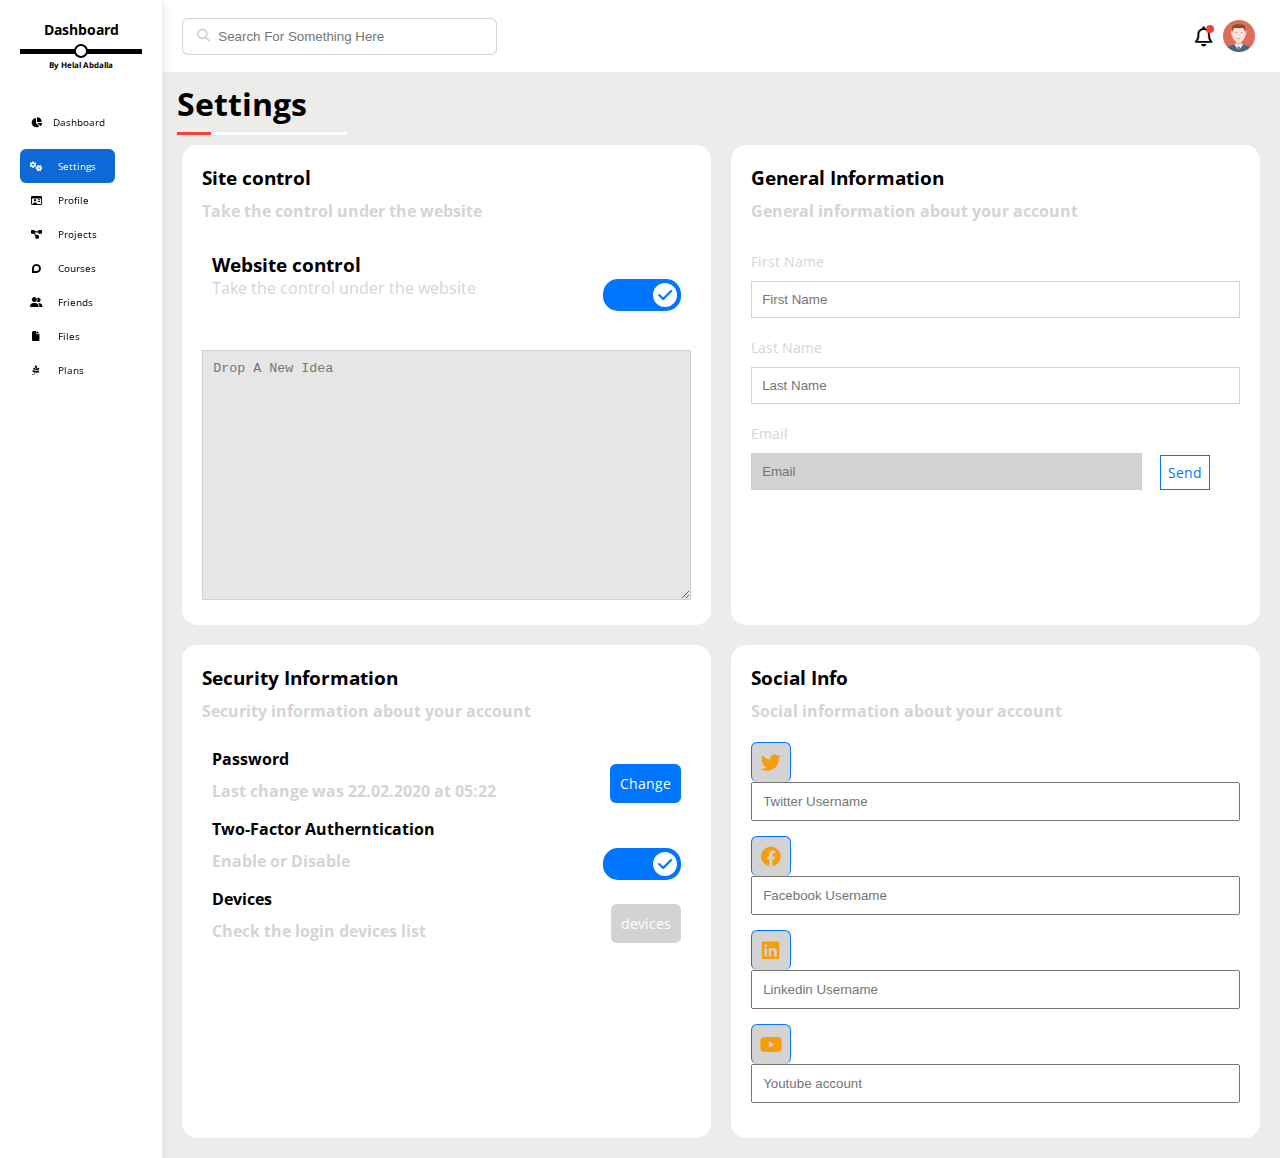
<file: setting.html>
<!DOCTYPE html>
<html lang="en">
<head>
    <meta charset="UTF-8">
    <meta http-equiv="X-UA-Compatible" content="IE=edge">
    <meta name="viewport" content="width=device-width, initial-scale=1.0">
    <link rel="stylesheet" href="css/framework.css">
    <link rel="stylesheet" href="css/master.css">
    <link rel="stylesheet" href="css/all.min.css">
    <link rel="preconnect" href="https://fonts.googleapis.com">
    <link rel="preconnect" href="https://fonts.gstatic.com" crossorigin>
    <link href="https://fonts.googleapis.com/css2?family=Open+Sans:wght@300;400;500;700;800&display=swap" rel="stylesheet">
    <title> Setting </title>
</head>
<body>
    <div class="page d-flex">
        <div class="sidebar bg-white c-black p-20 p-relative">
            <h3 class="p-relative txt-c mt-0 mb-20 fs-14"> Dashboard </h3>
            <h6 class="mt-0 txt-c fs-8"><a class="c-black" href="https://github.com/HelalAbood" target="_blank" title="Github" >By Helal Abdalla</a></h6>
            <ul class="p-fixed">
                <li title="Home ">
                    <a class="txt-c d-flex align-center fs-10 c-black p-10 mb-10 rad-6" href="index.html">
                        <i class="fa-solid fa-chart-pie fa-fw mr-10"></i>
                        <span>Dashboard</span>
                    </a>
                </li>
                <li title="Setting">
                    <a class="active txt-c d-flex align-center fs-10 c-black p-10 rad-6" href="setting.html">
                        <i class="fa-solid fa-gears fa-fw mr-15"></i>
                        <span>Settings</span>
                    </a>
                </li>
                <li title="Profile">
                    <a class="txt-c d-flex align-center fs-10 c-black p-10 rad-6" href="profile.html">
                        <i class="fa-regular fa-id-card fa-fw mr-15"></i>
                        <span>Profile</span>
                    </a>
                </li>
                <li title="Projects">
                    <a class="txt-c d-flex align-center fs-10 c-black p-10 rad-6" href="projects.html">
                        <i class="fa-solid fa-diagram-project fa-fw mr-15"></i>
                        <span>Projects</span>
                    </a>
                </li>
                <li title="Courses">
                    <a class="txt-c d-flex align-center fs-10 c-black p-10 rad-6" href="courses.html">
                        <i class="fa-brands fa-discourse fa-fw mr-15"></i>
                        <span>Courses</span>
                    </a>
                </li>
                <li title="Friends">
                    <a class="txt-c d-flex align-center fs-10 c-black p-10 rad-6" href="friends.html">
                        <i class="fa-solid fa-user-group fa-fw mr-15"></i>
                        <span>Friends</span>
                    </a>
                </li>
                <li title="Files">
                    <a class="txt-c d-flex align-center fs-10 c-black p-10 rad-6" href="files.html">
                        <i class="fa-solid fa-file fa-fw mr-15"></i>
                        <span>Files</span>
                    </a>
                </li>
                <li title="Plans">
                    <a class="txt-c d-flex align-center fs-10 c-black p-10 rad-6" href="plans.html">
                        <i class="fa-brands fa-pagelines fa-fw mr-15"></i>
                        <span>Plans</span>
                    </a>
                </li>
            </ul>
        </div>
        <div class="content w-full">
            <!-- Start Head -->
            <div class="head bg-white p-15 between-flex">
                <div class="search">
                    <span class="p-relative cur-pointer"><i class="fa-solid fa-magnifying-glass"></i></span>
                    <input class="p-10 rad-6" type="search" placeholder="Search For Something Here">
                </div>
                <div class="icons d-flex align-center">
                    <span class="noti p-relative p-10 cur-pointer">
                        <i class="fa-regular fa-bell fa-lg"></i>
                    </span>
                    <img class="mr-10" src="imgs/avatar.png" alt="avatarPic">
                </div>
            </div>
            <!-- End Head -->
            <h1 class="mainh p-relative">Settings</h1>
            <!-- Start Settings Page -->
            <div class="settings-page holder m-20 d-grid gap-20">
                <!-- Start Settings BOX Site Control-->
                <div class="p-20 bg-white rad-15">
                    <h3 class="mb-10 mt-0 fw-bold ">Site control</h3>
                    <p class="mt-0 mr-20 c-grey fw-bold ">Take the control under the website</p>
                    <div class="control between-flex mb-15 mt-20 p-10">
                        <div class="text">
                            <h3 class="mb-0 mt-0">Website control</h3>
                            <p class="mt-0 c-grey">Take the control under the website</p>
                        </div>
                        <div>
                            <label>
                                <input class="toggle-checkbox" type="checkbox" checked>
                                <div class="toggle-switch"></div>
                            </label>
                        </div>
                    </div>
                    <textarea class="w-full bg-ccc p-10 mt-10 inp-bor minheg250" placeholder="Drop A New Idea"></textarea>
                </div>
                <!-- End Settings BOX -->
                <!-- Start Settings BOX General Info -->
                <div class="general p-20 bg-white rad-15">
                    <h3 class="mb-10 mt-0 fw-bold ">General Information</h3>
                    <p class="mt-0 mr-20 c-grey fw-bold ">General information about your account</p>
                    <div class="content">
                        <label class="p-relative">
                            <p class="mb-10 fs-14 c-grey">First Name</p>
                            <input class="w-full p-10 inp-bor" type="text" placeholder="First Name">
                            <p class="mt-20 mb-10 fs-14 c-grey">Last Name</p>
                            <input class="w-full p-10 inp-bor" type="text" placeholder="Last Name">
                            <p class="mt-20 mb-10 fs-14 c-grey">Email</p>
                            <input class="w-80 p-10 inp-bor bg-grey fs-`0" type="email" placeholder="Email">
                            <a href="index.html" class="back p-10 c-blue fs-14 ml-30">Send</a>
                        </label>
                    </div>
                </div>
                <!-- Start Settings BOX  -->
                <div class="security p-20 bg-white rad-15">
                <h3 class="mb-10 mt-0 fw-bold ">Security Information</h3>
                <p class="mt-0 mr-20 c-grey fw-bold ">Security information about your account</p>
                    <div class="boxz p-10">
                        <div class="change between-flex">
                            <div class="info">
                                <h4 class="mb-10 mt-0 fw-bold ">Password</h4>
                                <p class="mt-0 mr-20 c-grey fw-bold ">Last change was 22.02.2020 at 05:22</p>
                            </div>
                            <a href="index.html" class="back p-10 bg-blue c-white rad-6 fs-14 ml-30">Change</a>            
                        </div>
                        <div class="change between-flex">
                            <div class="info">
                                <h4 class="mb-10 mt-0 fw-bold ">Two-Factor Autherntication</h4>
                                <p class="mt-0 mr-20 c-grey fw-bold ">Enable or Disable</p>
                            </div>
                            <div class="enable">
                                <label>
                                    <input class="toggle-checkbox" type="checkbox" checked>
                                    <div class="toggle-switch"></div>
                                </label>
                            </div>
                        </div>
                        <div class="change between-flex">
                            <div class="info">
                                <h4 class="mb-10 mt-0 fw-bold ">Devices</h4>
                                <p class="mt-0 mr-20 c-grey fw-bold ">Check the login devices list</p>
                            </div>
                            <a href="index.html" class="back p-10 bg-grey c-white rad-6 fs-14 ml-30">devices</a>            
                        </div>
                    </div>
                </div>
                <!-- Start Settings BOX  -->
                <div class="social-info p-20 bg-white rad-15">
                    <h3 class="mb-10 mt-0 fw-bold ">Social Info</h3>
                    <p class="mt-0 mr-20 mb-20 c-grey fw-bold ">Social information about your account</p>
                    <div class="box d-block mb-15">
                        <div class="mb-15">
                            <i class="fa-brands fa-twitter center-flex c-grey fs-20"></i>
                            <input class="w-80" type="text" placeholder="Twitter Username">
                        </div>
                        <div class="mb-15">
                            <i class="fa-brands fa-facebook center-flex c-grey fs-20"></i>
                            <input class="w-80" type="text" placeholder="Facebook Username">
                        </div>
                        <div class="mb-15">
                            <i class="fa-brands fa-linkedin center-flex c-grey fs-20"></i>
                            <input class="w-80 " type="text" placeholder="Linkedin Username">
                        </div>
                        <div class="mb-15">
                            <i class="fa-brands fa-youtube center-flex c-grey fs-20"></i>
                            <input class="w-80" type="text" placeholder="Youtube account">
                        </div>
                    </div>
                    </div>
            </div>
            <!-- End Setting Page -->
        </div>
    </div>
</body>
</html>
</file>
<file: css/framework.css>
.cur-pointer { 
    cursor: pointer;
}
.z-m1 { 
    z-index: -1;
}
.minheg250 { 
    min-height: 250px;
}
.minheg350 { 
    min-height: 350px;
}
.tt-upper { 
    text-transform: uppercase;
}


/* Start Box */
.d-flex { 
    display: flex;
}
.flex-column { 
    flex-direction: column;
}
.align-center { 
    align-items: center;
}
.space-between {
    justify-content: space-between;
}
.justify-center {
    justify-content: center;
}
.justify-end {
    justify-content: end;
}
.flex-wrap { 
    flex-wrap: wrap;
}
.flex-1 { 
    flex: 1;
}
.d-grid { 
    display: grid;
}
.gap-20 { 
    gap:20px;
}
.d-block { 
    display: block;
}
.d-inblock { 
    display: inline-block;
}
@media (max-width: 767px) { 
    .block-mobile { 
        display: block;
    }
}
/* End Box */


/* Start compon */
.between-flex { 
    display: flex;
    align-items: center;
    justify-content: space-between;
}
.center-flex { 
    display: flex;
    align-items: center;
    justify-content: center;
}
/* End compon */
/* Start Root */
:root { 
    --blue-color: #0075ff;
    --blue-alt-color: #0d69d5;
    --orange-color: #f59e0b;
    --green-color: #22c55e;
    --red-color: #f44336;
    --gray-color: #888;
}
/* End Root */





/* Start Padding and Margin */
.p-5 { 
    padding: 5px;
}
.p-10 { 
    padding: 10px;
}
.p-15 { 
    padding: 15px;
}
.p-20 { 
    padding: 20px;
}
.pt-10 { 
    padding-top: 10px;
}
.pr-5 {
    padding-right: 5px;
}
.pr-10 {
    padding-right: 10px;
}
.pr-15 {
    padding-right: 15px;
}
.pr-20 {
    padding-right: 20px;
}
.pb-10 { 
    padding-bottom: 10px;
}
.m-0 { 
    margin: 0px;
}
.m-5 { 
    margin: 5px;
}
.m-10 { 
    margin: 10px;
}
.m-20 { 
    margin: 20px;
}
.mt-0 { 
    margin-top: 0;
}
.mt-5 { 
    margin-top: 5px;
}
.mt-10 { 
    margin-top: 10px;
}
.mt-20 { 
    margin-top: 20px;
}
.mr-5 {
    margin-right: 5px;
}
.mr-10 {
    margin-right: 10px;
}
.mr-15 {
    margin-right: 15px;
}
.mr-20 {
    margin-right: 20px;
}
.mb-0 { 
    margin-bottom: 0;
}
.mb-10 { 
    margin-bottom: 10px;
}
.mb-15 { 
    margin-bottom: 15px;
}
.mb-20 { 
    margin-bottom: 20px;
}
.ml-0 { 
    margin-left: 0px;
}
.ml-20 { 
    margin-left: 20px;
}
.ml-30 { 
    margin-left: 30px;
}
/* End Padding and Margin */

/* Start font */
.txt-c { 
    text-align: center;
}
@media (max-width: 767px) { 
    .txt-c-mobile { 
        text-align: center;
    }
}

.fw-bold { 
    font-weight: bold;
}


.fs-8 { 
    font-size: 8px;
}
.fs-10 { 
    font-size: 10px;
}
.fs-12 { 
    font-size: 12px;
}
.fs-14 { 
    font-size: 14px;
}
.fs-20 { 
    font-size: 20px;
}
.fs-30 { 
    font-size: 30px;
}
/* End font */


/* Start position */
.p-relative { 
    position: relative;
}
.p-fixed { 
    position:fixed;
}
.p-sticky { 
    position: sticky;
}
.w-full { 
    width: 100%;
}
.w-80 { 
    width: 80%;
}
.w-fit { 
    width: fit-content;
}
.h-fit { 
    height: fit-content;
}
/* End position */


/* Start bordar */
.inp-bor { 
    border: 1px solid var(--gray-color);
}
.bor-bot { 
    border-bottom: 1px solid var(--gray-color);
}
.rad-6 { 
    border-radius: 6px;
}
.rad-15 { 
    border-radius: 15px;
}
.rad-50 { 
    border-radius: 50%;
}
/* End bordar */


/* Start Background */
.c-black { 
    color: black;
}
.c-white { 
    color: white;
}
.c-red { 
    color: var(--red-color);
}
.c-blue { 
    color: var(--blue-color);
}
.c-grey { 
    color: var(--gray-color);
}
.c-grey2 { 
    color: #bcbcbca2;
}
.c-orange { 
    color: var(--orange-color);
}
.bg-black { 
    background-color: black;
}
.bg-white { 
    background-color: white;
}
.bg-red { 
    background-color: var(--red-color);
}
.bg-grey { 
    background-color: var(--gray-color);
}
.bg-grey2 { 
    background-color: #bcbcbca2;
}
.bg-green { 
    background-color: var(--green-color);
}
.bg-ccc { 
    background-color: #cccccc7d;
}
.bg-blue { 
    background-color: var(--blue-color);
}
/* End Background */
</file>
<file: css/master.css>
/* Start Global Rules */
* {
    box-sizing: border-box;
    -webkit-box-sizing: border-box;
    -moz-box-sizing: border-box;
    -o-box-sizing: border-box;  
}
:root { 
    --blue-color: #0075ff;
    --blue-alt-color: #0d69d5;
    --orange-color: #f59e0b;
    --green-color: #22c55e;
    --red-color: #f44336;
    --gray-color: #d1d0d0ed;
    --maintrans: 0.4s;
}
body { 
    font-family: 'Open Sans', sans-serif;
    margin: 0;
}
a { 
    text-decoration: none;
}
ul { 
    list-style: none;
    padding: 0;
}
::-webkit-scrollbar { 
    width: 14px;
}
::-webkit-scrollbar-track { 
    background-color: var(--blue-color);
}
::-webkit-scrollbar-thumb { 
    background-color: white;
}
::-webkit-scrollbar-thumb:hover {
    background-color: var(--red-color); 
}
/* End Global Rules */
/* Start sidebar */
.page { 
    background-color: #cfcfcc65;
}
.page .sidebar { 
    width: 180px;
    box-shadow: 0 0 10px #ddd;
    min-height: 100vh;
}
@media (max-width: 767px) {
    .page .sidebar {
        width: 60px;
    }
    .page .sidebar h3 {
        font-size: 8px;
        margin-left: -10px;
        margin-bottom: 6px;
    }
    .page .sidebar h3::before,
    .page .sidebar h3::after,
    .page .sidebar ul li a span { 
        display: none;
    }
    .page .sidebar h6 {
        font-size: 4px;
    }
    .page .sidebar li a { 
        display: block;
        padding-right: 23px;
    }
}
.page .sidebar h3::before { 
    content: "";
    position: absolute;
    width: 100%;
    bottom: -15px;
    height: 5px;
    left: 0;
    background-color: black;
}
.page .sidebar h3::after { 
    content: "";
    position: absolute;
    width: 10px;
    height: 10px;
    bottom: -19px;
    border-radius: 50%;
    left: 50%;
    transform: translatex(-50%);
    background-color: white;
    border: 2px black solid;
}
.page .sidebar h3:hover::after { 
    animation: downup 1s linear infinite both;
    ;
}
@keyframes downup { 
    0% { 
        bottom: -20px;
    }
    50% { 
        bottom: -10px;
    }
    100% { 
        bottom: -24px;
    }
}
.page .sidebar h6 a:hover { 
    text-decoration: underline;
    color: var(--blue-color);
}
.page .sidebar li a:hover,
.page .sidebar li a.active {
    background-color: var(--blue-alt-color);
    color: white;

}
@media (max-width: 767px) { 
    .page .sidebar li a:hover,
    .page .sidebar li a.active { 
        width: 40px;
        border-radius: 20px;
        font-size: 14px;
    }
}

/* End sidebar */
/* Start content */
.page .content { 
    overflow: hidden;
}
.page .content .search span i { 
    position: absolute;
    font-weight: 900;
    top: 50%;
    left: 20px;
    font-size: 13px;
    color: var(--gray-color);
    transform: translateY(-50%);
}
.page .content .head .search input { 
    border: 1px solid var(--gray-color);
    margin-left: 5px;
    padding-left: 35px;
    width: 315px;
    transition: var(--maintrans);
}
@media (max-width: 767px) { 
    .page .content .head .search input { 
        width: 120px;
    }
}
.page .content .head input:focus { 
    width: 400px;
    border: 1px solid var(--red-color);
    outline: none;
}
@media (max-width: 767px) { 
    .page .content .head input:focus { 
        width: 200px;
    } 
}
.page .content .head input:focus::placeholder { 
    opacity: 0;
}
.page .content .head .icons span::before { 
    content: "";
    position: absolute;
    width: 8px;
    height: 8px;
    background-color: var(--red-color);
    border-radius: 50%;
    left: 55%;
}
.page .content .head .icons span:hover::before { 
    display: none;
}
.page .icons img {
    width: 32px;
    height: 32px;
}
/* End content */
.page .mainh { 
    margin: 10px 0 20px 15px;
}
.page .mainh::before { 
    content: "";
    position: absolute;
    width: 170px;
    height: 3px;
    background-color: white;
    bottom: -10px;
    left: 0;
}
.page .mainh::after { 
    content: "";
    position: absolute;
    width: calc(170px / 5);
    height: 3px;
    background-color: var(--red-color);
    bottom: -10px;
    left: 0;
}

/* Start holder */
.page .holder { 
    grid-template-columns: repeat(auto-fill, minmax(350px, 1fr));
    margin-left: 20px;
    margin-right: 20px;
}
@media (max-width: 767px) {
    .page .holder { 
        grid-template-columns: minmax(200px, 1fr);
        margin: 10px;
    }
}

/* End holder */

/* Start Welcome */

.page .content .holder .welcome .first{ 
    z-index: 1;
    overflow: hidden;
}
.page .content .holder .welcome .first::before {
    position: absolute;
    content: "";
    width: 100%;
    height: 100%;
    background-color: var(--blue-color);
    border-radius: 15px;
    z-index: -1;
    left: -100%;
    top: 0;
    transition: var(--maintrans);
}
.page .content .holder .welcome .first:hover{ 
    color: white;
}
.page .content .holder .welcome .first:hover::before {
    left: 0;
}
.page .content .holder .welcome .secound {
    margin-top: 50px;
    margin-bottom: 30px;
    border-top: 1px solid var(--gray-color);
    border-bottom: 1px solid var(--gray-color);
}
@media (min-width: 992px) { 
    .page .content .holder .welcome .secound { 
        margin-top: 120px;
    }
}
.profilepic img { 
    width: 88px;
    position: absolute;
    left: 6%;
    top: 28%;
    z-index: 1;
    border: 7px solid white;
    border-radius: 50%;
}
.welcome .text textarea:focus,
.welcome .text input:focus {
    outline: none;
    border: 1px solid var(--blue-color);
}
.welcome .text textarea:focus::placeholder,
.welcome .text input:focus::placeholder {
    opacity: 0;
}
.draft a { 
    position: absolute;
    right: 22px;
    bottom: 22px;
}
a.back:hover { 
    background-color: var(--blue-alt-color);
}
/* End Welcome */
/* Start Target */
.targets .targets-row .icon { 
    width: 80px;
    height: 80px;
    margin-right: 15px;
}
.targets .details .progress { 
    height: 4px;
}
.targets .details .progress > span { 
    position: absolute;
    left: 0;
    top: 0;
    height: 100%;
}
.targets .details .progress > span span { 
    position: absolute;
    bottom: 16px;
    right: -10px;
    color: white;
    padding: 5px 8px;
    border-radius: 10px;
    font-size: 14px;
}
.targets .details .progress > span span::before { 
    content: "";
    position: absolute;
    border-color: transparent;
    border-style: solid;
    border-width: 5px;
    bottom: -9px;
    left: 50%;
    transform: translateX(-50%);
    border-top-color: var(--blue-color);
}
.targets .details .progress > .blue span::before { 
    border-top-color: var(--blue-color);
}
.targets .details .progress > .orange span::before { 
    border-top-color: var(--orange-color);
}
.targets .details .progress > .green span::before { 
    border-top-color: var(--green-color);
}
.targets .details .progress > .red span::before { 
    border-top-color: var(--red-color);
}
.blue .icon, 
.blue .progress { 
    background-color: #0075ff99;
}
.orange .icon, 
.orange .progress { 
    background-color: #f59f0b49;
}
.green .icon, 
.green .progress { 
    background-color: #22c55e79;;
}
.red .icon, 
.red .progress { 
    background-color: #f44336a0;;
}
/* End Target */
/* Start Ticket */
.tickets .ticket { 
    width: 50%;
    padding: 50px;
    text-align: center;
    border: 1px solid var(--gray-color);
}
@media (max-width: 767px) {
    .tickets .box { 
        flex-direction: column;
        margin: 0;
        gap: 10px;
        margin-bottom: 10px;
    } 
    .tickets .ticket { 
        padding: 20px;
    }
}
.tickets .ticket i.orange { 
    color: var(--orange-color);
}
.tickets .ticket i.blue { 
    color: var(--blue-color);
}
.tickets .ticket i.green { 
    color: var(--green-color);
}
.tickets .ticket i.red { 
    color: var(--red-color);
}
/* End Ticket */
/* Start News */
@media (max-width:767px) { 
    .news .box .new { 
        flex-direction: column;
    }
    .news .box .new p { 
        margin-top: -8px;
        margin-bottom: 16px;
    }
    .news .box .new a { 
        padding: 5px;
    }
}
.news .box .new .img img {
    width: 120px;
}
@media (max-width:767px) { 
    .news .box .new .img img { 
        width: 100%;
        border-radius: 20px;
    }
}
/* End News */
/* Start Task */
@media (max-width:767px) { 
    .tasks .task .info h3,
    .tasks .task .info p { 
        text-align: initial;
    }
}
/* End Task */
/* Start uploads */
.uploads .img img { 
    width: 50px;
}
/* End uploads */
/* Start project */
.project .box ul::before { 
    content: "";
    position: absolute;
    height: 79%;
    width: 9px;
    background-color: var(--blue-alt-color);
    left: -3px;
    top: 32px;
}
.project .box ul li::before { 
    content: "";
    position: absolute;
    width: 20px;
    height: 20px;
    border-radius: 50%;
    background-color: var(--green-color);
    left: -20px;
    top: 20px;
    z-index: 1;
    border: 2px solid var(--blue-alt-color);
}
.project .box ul li.empty::before {
    background-color: white;
}
.project .box ul li.flash::before { 
    animation: flashing 1s infinite linear;
}
@keyframes flashing {
    50% {
        background-color: white;
    }
}
/* End project */
/* Start Reminders */
.reminders .holder .box::before {
    content: "";
    position: absolute;
    height: 50%;
    width: 3px;
    left: -6px;
    top: 50%;
    transform: translateY(-50%);
}
.reminders .holder .box::after {
    content: "";
    position: absolute;
    height: 20px;
    width: 20px;
    border-radius: 50%;
    left: -33px;
    top: 50%;
    transform: translateY(-50%);
}
.reminders .holder .blue::before, 
.reminders .holder .blue::after { 
    background-color: var(--blue-color);
}
.reminders .holder .green::before, 
.reminders .holder .green::after { 
    background-color: var(--green-color);
}
.reminders .holder .orange::before, 
.reminders .holder .orange::after { 
    background-color: var(--orange-color);
}
.reminders .holder .red::before, 
.reminders .holder .red::after { 
    background-color: var(--red-color);
}
/* End Reminders */
/* Start Post */
.post .poster .border{ 
    border-top: 2px solid var(--gray-color);
    border-bottom: 2px solid var(--gray-color);
    margin-bottom: 50px;
    margin-top: 30px;
}
.post .onepost .img img { 
    width: 40px;
}
.post .poster .redhover:hover {
    color: red;
}
/* End Post */
/* Start social */
.social .info i { 
    font-size: 50px;
}
@media (max-width: 767px) { 
    .social .info { 
        flex-direction: column;
    }
    .social .info i { 
        margin-bottom: 30px;
        padding: 20px;
    }
}
/* End social */
                    /* START SETTINGS */

.toggle-checkbox { 
    -webkit-appearance: none;
    appearance: none;
}
.toggle-switch { 
    background-color: var(--red-color);
    width: 78px;
    height: 32px;
    border-radius: 15px;
    position: relative;
    transition: var(--maintrans);
    cursor: pointer;
}
.toggle-switch::before { 
    content: "\f00d";
    font-family: var(--fa-style-family-classic);
    font-weight: 900;
    background-color: white;
    width: 24px;
    height: 24px;
    position: absolute;
    border-radius: 50%;
    top: 4px;
    left: 4px;
    display: flex;
    justify-content: center;
    align-items: center;
    color: #a4a3a3;
    transition: var(--maintrans);
}
.toggle-checkbox:checked + .toggle-switch { 
    background-color: var(--blue-color);
}
.toggle-checkbox:checked + .toggle-switch::before { 
    left: 50px;
    color: var(--blue-color);
    content: "\f00c";
}
/* Start general */
.general .content input:focus {
    outline: none;
    border: 2px solid var(--gray-color);
}
.general .content input:focus::placeholder {
    opacity: 0;
}
.general .content a { 
    padding: 7px;
    border: 1px solid;
}
@media (min-width: 767px) {
    .general .content a { 
        position: absolute;
        right: -68px;
        bottom: -9px;
    }
}
@media (max-width: 767px) {
    .general .content a { 
        position: absolute;
        right: -51px;
        bottom: -8px;
    }
}
/* End general */
/* Start Social-info */
.social-info .box i {
    width: 40px;
    height: 40px;
    background-color: var(--gray-color);
    z-index: -1;
    color: var(--orange-color);
    border: 1px solid var(--blue-color);
    border-bottom: none;
    display: flex;
    justify-content: center;
    align-items: center;
    border-radius: 6px;
}
.social-info .box input {
    width: 100%;
    padding: 10px;
}
.social-info .box > div:focus-within i {
    border: 1px solid var(--blue-color);
    color: var(--blue-color);
}
/* End Social-info */
.touchme:hover { 
    border: 1px solid var(--blue-alt-color);
    color: var(--blue-alt-color);
}
                    /* END SETTINGS */


                    /* START PROFILE */
/* Start Main-Cont */

.main-con .left { 
    border-right: 1px solid var(--gray-color);
}
@media (max-width: 992px) { 
    .main-con .left { 
        border-right: none;
        border-bottom: 1px solid var(--gray-color);
    }
}
.main-con .left img { 
    width: 80px;
}
.main-con .right .firstline .conttt {
    margin-top: -10px;
    border-bottom: 1px solid var(--gray-color);
}
.main-con .right .firstline .conttt.without {
    border-bottom: none;
}
@media (max-width: 992px) { 
    .main-con { 
        flex-direction: column;
    }

    .main-con .right .conttt  {
        flex-direction: column;
        text-align: center;
        margin-bottom: 20px;
        }
    .main-con .right h3 { 
        margin-bottom: 20px;
    }
    .main-con { 
        text-align: center;
    }
}
/* End Main-Cont */
/* Start Activities */
.activities .holder img { 
    width: 55px;
}
/* End Activities */
                    /* END PROFILE */
                    /* START PROJECT */
/* Start Project-page */
.project-page.holder { 
    grid-template-columns: repeat(auto-fill, minmax(450px, 1fr));
    margin-left: 20px;
    margin-right: 20px;
}
@media (max-width: 767px) {
    .project-page.holder { 
        grid-template-columns: minmax(200px, 1fr);
        margin: 10px;
    }
}
.project-page .helpers a img { 
    width: 40px;
    filter: grayscale(0);
    transition: var(--maintrans);
    margin-left: -10px;
    z-index: 1;
    position: relative;
}
.project-page .helpers a:hover img {
    filter:contrast(3);
    transform:translatey(-10px) rotate(1turn);
    width: 50px;
    z-index: 2;
}
.project-page .attri span:hover { 
    color: white;
    background-color: var(--blue-color);
}
@media (max-width: 767px) { 
    .project-page .attri span { 
        font-size: 8px;
    }
}
/* End Project-page */
                    /* END PROJECT */
                    /* Start Courses */
/* Start courses page */
.courses-page .star::before { 
    content: "";
    position: absolute;
    left: -10px;
    top: 22px;
    width: 100px;
    height: 40px;
    background-color: var(--orange-color);
    border-radius: 5px;
    
}
.courses-page .star::after { 
    content: "\f005";
    font-family: var(--fa-style-family-classic);
    font-weight: 900;
    position: absolute;
    top: 30px;
    left: 28px;
    font-size: 22px;
    color: yellow;
}

.courses-page .info a { 
    position: absolute;
    left: 50%;
    transform: translateX(-50%);
    bottom: 40px;
}
/* End courses page */
                    /* END courses */
                    /* Start FRIENDS */
.friends-page .firstdiv::before,
.friends-page .firstdiv::after { 
    font-family: var(--fa-style-family-classic);
    font-weight: 900;
    position: absolute;
    background-color: var(--gray-color);
    left: 40px;
    top: 0;
    padding: 10px;
    color: rgba(127, 146, 151, 0.468);
    border-radius: 6px;
    font-size: 14px;
    cursor: pointer;
    transition: var(--maintrans);
}                 
.friends-page .firstdiv::before { 
    content: "\f095";
    left: 0;
}
.friends-page .firstdiv::after { 
    content: "\f0e0";
}
.friends-page .firstdiv:hover::before,
.friends-page .firstdiv:hover::after { 
    color: var(--blue-color);
    animation: forfriends 1s infinite backwards;
}
@keyframes forfriends {
    0% { 
        transform: translatey(0px);
    }
    100% { 
        transform: translatey(8px);
    }
}

.friends-page .vip::before {
    content: "VIP";
    position: absolute;
    font-size: 80px; 
    color: rgba(255, 115, 0, 0.47);
    text-transform: uppercase;
    right: 0;
    top: 50%;
    transform: translatey(-50%);
}
                    /* END FRIENDS */
</file>
